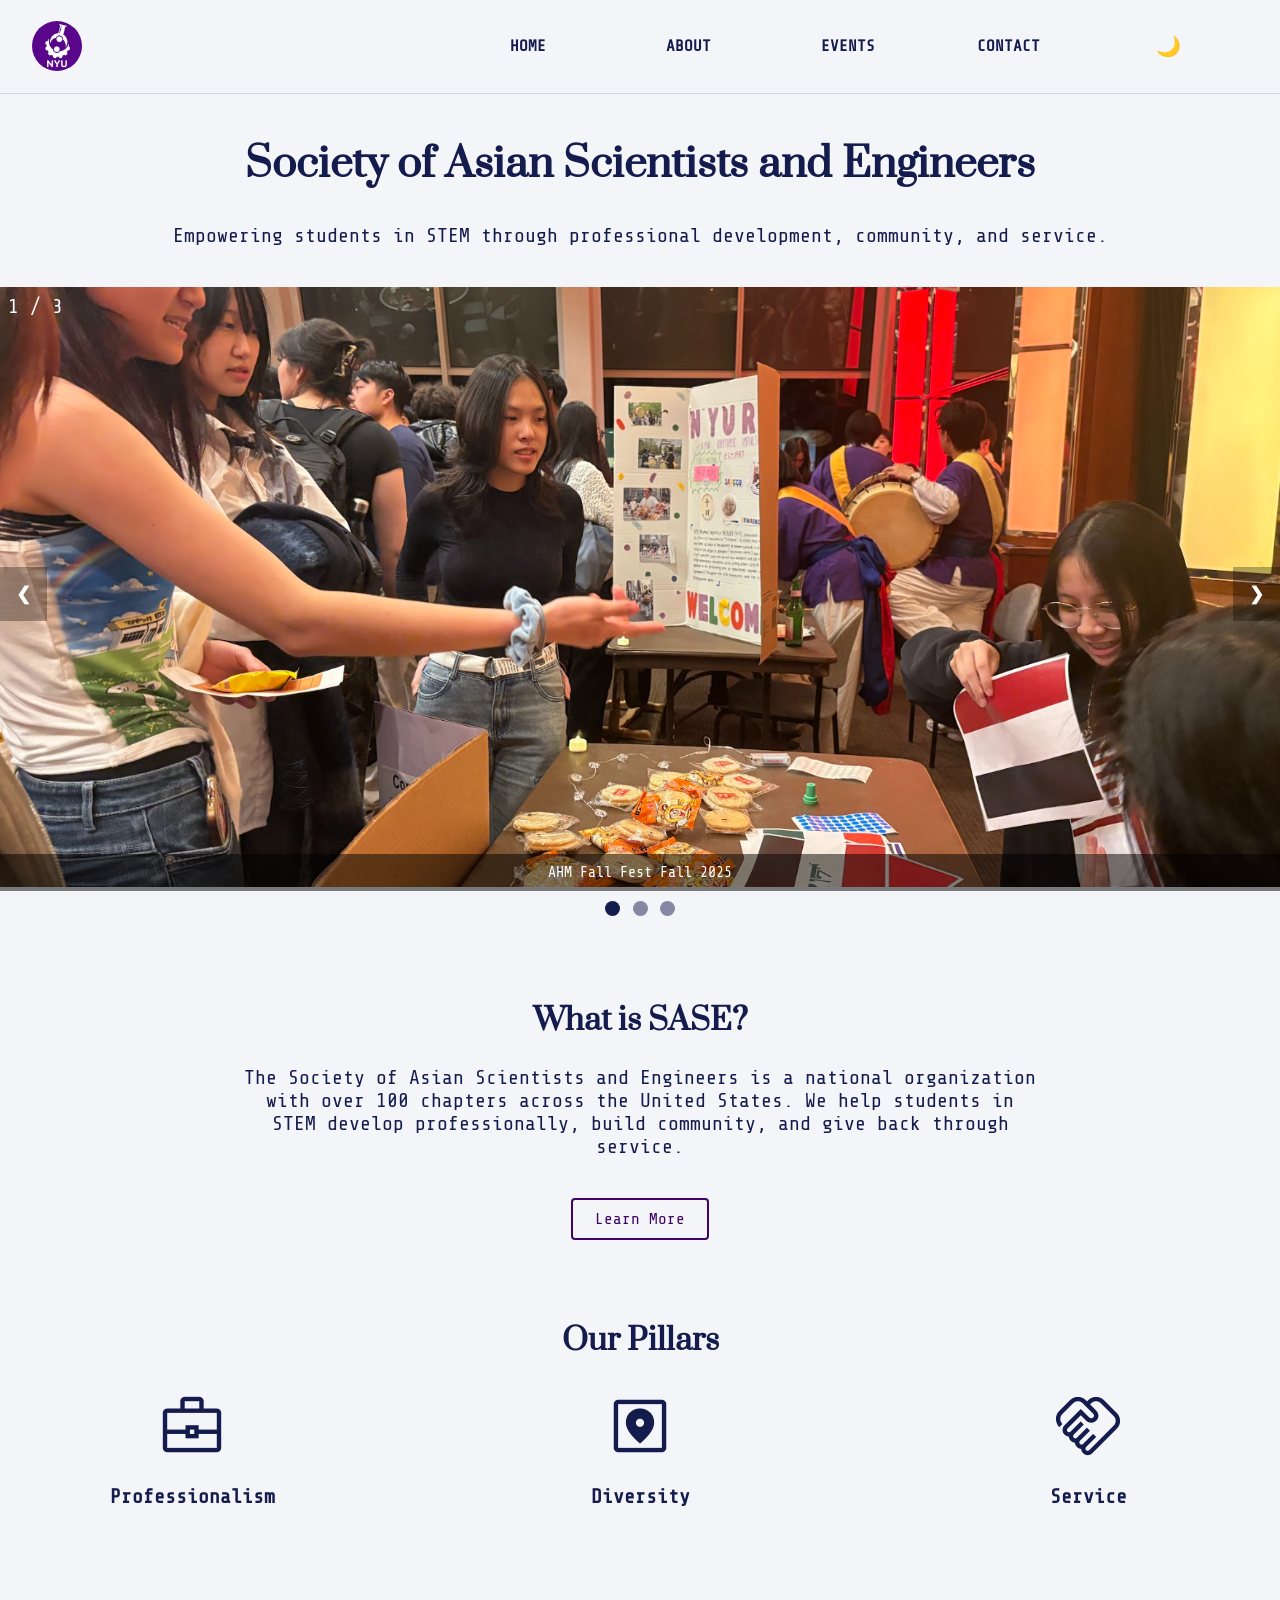
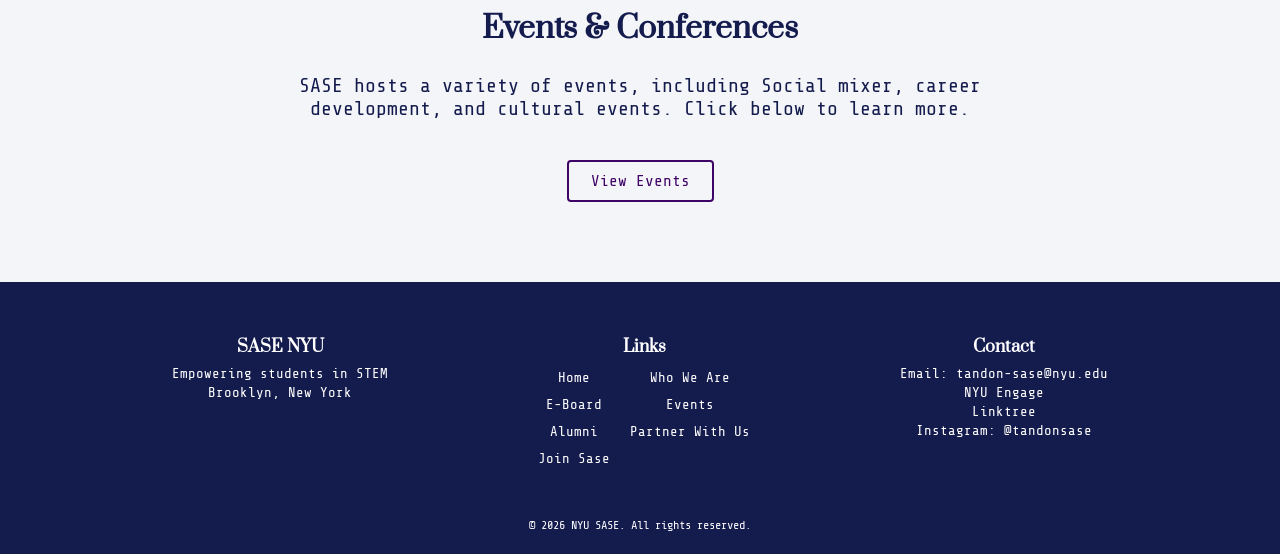
<file: index.html>
<!doctype html>
<html lang="en" data-theme="light">
    <head>
        
<!-- Google tag (gtag.js) -->
<script async src="https://www.googletagmanager.com/gtag/js?id=G-CK6W8HSDP6"></script>
<script>
  window.dataLayer = window.dataLayer || [];
  function gtag(){dataLayer.push(arguments);}
  gtag('js', new Date());

  gtag('config', 'G-CK6W8HSDP6');
</script>
        
        <meta charset="utf-8" />
        <meta name="viewport" content="width=device-width, initial-scale=1" />
        <title>Home</title>
        <link rel="icon" type="image/x-icon" href="./img/SASE_Logo.webp">
        <link rel="stylesheet" type="text/css" href="./css/navbar.css" />
        <link rel="stylesheet" type="text/css" href="./css/home.css" />
        <link rel="stylesheet" type="text/css" href="./css/footer.css" />
        <link href="https://fonts.googleapis.com/css2?family=Material+Symbols+Outlined" rel="stylesheet" />
    </head>




    <body>
<!-- JAVASCRIPT MOBILE MENU START -->
        <script>
            document.addEventListener('DOMContentLoaded', function() {
                document.getElementById('mobile-menu').addEventListener('click', toggleShow)
            })

            function toggleShow() {
                var menu = document.getElementById('menu')
                menu.classList.toggle('show')
            }
        </script>
<!-- JAVASCRIPT MOBILE MENU END -->




<!-- NAVIGATION BAR START -->
        <header>
            <!-- Logo -->
            <h1 class="brand">
                <a href="index.html">
                    <img src="img/SASE_Logo.webp" alt="SASE Logo">
                </a>
            </h1>

            <!-- Mobile hamburger menu -->
            <span class="mobile-menu" id="mobile-menu">&#8801;</span>

            <nav>
                <ul class="menu" id="menu">
                    <li class="nav-item"><a href="index.html">HOME</a></li>

                    <li class="nav-item-dropdown">
                        <a href="#">ABOUT</a>
                        <ul class="submenu">
                            <li><a href="who-we-are.html">WHO WE ARE</a></li>
                            <li><a href="eboard.html">E-BOARD</a></li>
                        </ul>
                    </li>

                    <li class="nav-item"><a href="events.html">EVENTS</a></li>

                    <li class="nav-item-dropdown">
                        <a href="#">CONTACT</a>
                        <ul class="submenu">
                            <li><a href="alumni.html">ALUMNI</a></li>
                            <li><a href="partner.html">PARTNER WITH US</a></li>
                            <li><a href="join.html">JOIN SASE</a></li>
                        </ul>
                    </li>

                    <!-- Dark Mode Button -->
                    <li class="nav-item theme-item">
                        <button id="themeToggle" class="theme-toggle">🌙</button>
                    </li>
                </ul>
            </nav>
        </header>
<!-- NAVIGATION BAR END -->




<!-- MAIN START -->
        <main>
            <!-- SASE Intro Section -->
            <section class="intro">
                <h1>Society of Asian Scientists and Engineers</h1>
                <p>Empowering students in STEM through professional development, community, and service.</p>
            </section>

            <!-- Slideshow Section -->
            <section class="slideshow-section">
                    <div class="slideshow-container">
                        <div class="slide fade">
                            <div class="slide-num">1 / 3</div>
                                <img 
                                    src="img/SASE_AHM_Fall_Fest_F25.png" 
                                    alt="AHM Fall Fest"
                                />
                            <div class="caption-text">AHM Fall Fest Fall 2025</div>
                        </div>

                        <div class="slide fade">
                            <div class="slide-num">2 / 3</div>
                                <img 
                                    src="img/SASE_Conference_F25.png" 
                                    alt="SASE Conference"
                                />
                            <div class="caption-text">SASE Conference Fall 2025</div>
                        </div>

                        <div class="slide fade">
                            <div class="slide-num">3 / 3</div>
                                <img 
                                    src="img/SASE_Mid_Autumn_F24.png" 
                                    alt="Mid Autumn Festival"
                                />
                            <div class="caption-text">Mid Autumn Festival Fall 2024</div>
                        </div>

                        <!-- Next and previous buttons -->
                        <a class="prev" onclick="plusSlides(-1)">&#10094;</a>
                        <a class="next" onclick="plusSlides(1)">&#10095;</a>
                    </div>

                    <!-- Three dots on the bottom of the slideshow -->
                    <div class="dots-container">
                        <span class="dot" onclick="currentSlide(1)"></span>
                        <span class="dot" onclick="currentSlide(2)"></span>
                        <span class="dot" onclick="currentSlide(3)"></span>
                    </div>
            </section>

            <!-- What is SASE Section -->
            <section class="section">
                <h2>What is SASE?</h2>
                <p>
                    The Society of Asian Scientists and Engineers is a national organization with over
                    100 chapters across the United States. We help students in STEM develop professionally,
                    build community, and give back through service.
                </p>
                <a href="who-we-are.html" class="button">Learn More</a>
            </section>

            <!-- Three Pillars section -->
            <section class="pillars">
                <h2>Our Pillars</h2>

                <div class="pillar-container">
                    <div class="pillar">
                        <span class="material-symbols-outlined pillar-icon">
                            business_center
                        </span>
                        <h3>Professionalism</h3>
                    </div>

                    <div class="pillar">
                        <span class="material-symbols-outlined pillar-icon">
                            file_map
                        </span>
                        <h3>Diversity</h3>
                    </div>

                    <div class="pillar">
                        <span class="material-symbols-outlined pillar-icon">
                            handshake
                        </span>
                        <h3>Service</h3>
                    </div>
                </div>
            </section>

            <!-- Events Section -->
            <section class="section">
                <h2>Events & Conferences</h2>
                <p>
                    SASE hosts a variety of events, including
                    Social mixer, career development, and 
                    cultural events. Click below to learn more.
                </p>

                <a href="events.html" class="button">View Events</a>
            </section>
        </main>
<!-- MAIN END -->




<!-- FOOTER START -->
        <footer class="footer">
            <div class="footer-container">
                <!-- Column 1: About -->
                <div class="footer-column">
                    <h3>SASE NYU</h3>
                    <p>Empowering students in STEM</p>
                    <p>Brooklyn, New York</p>
                </div>

                <!-- Column 2: Quick Page Links -->
                <div class="footer-column">
                    <h3>Links</h3>
                    <ul class="footer-links">
                        <li><a href="index.html">Home</a></li>
                        <li><a href="who-we-are.html">Who We Are</a></li>
                        <li><a href="eboard.html">E-Board</a></li>
                        <li><a href="events.html">Events</a></li>
                        <li><a href="alumni.html">Alumni</a></li>
                        <li><a href="partner.html">Partner With Us</a></li>
                        <li><a href="join.html">Join Sase</a></li>
                    </ul>
                </div>

                <!-- Column 3: Contact Links-->
                <div class="footer-column">
                    <h3>Contact</h3>
                    <p>Email: <a href="mailto:tandon-sase@nyu.edu">tandon-sase@nyu.edu</a></p>
                    <p><a href="https://engage.nyu.edu/organization/society-of-asian-scientists-and-engineers" target="_blank">NYU Engage</a></p>
                    <p><a href="https://linktr.ee/sasenyu" target="_blank">Linktree</a></p>
                    <p>Instagram: <a href="https://www.instagram.com/tandonsase" target="_blank">@tandonsase</a></p>
                </div>
            </div>

            <!-- Bottom Bar -->
            <div class="footer-bottom">
                <p>© 2026 NYU SASE. All rights reserved.</p>
            </div>
        </footer>
<!-- FOOTER END --> 




<!-- JAVASCRIPT SLIDESHOW GALLERY START -->
        <script>
            let slideIndex = 1;
            showSlides(slideIndex);

            // Next/previous controls
            function plusSlides(n) {
            showSlides(slideIndex += n);
            }

            // Thumbnail image controls
            function currentSlide(n) {
            showSlides(slideIndex = n);
            }

            function showSlides(n) {
            let i;
            let slides = document.getElementsByClassName("slide");
            let dots = document.getElementsByClassName("dot");
            if (n > slides.length) {slideIndex = 1}
            if (n < 1) {slideIndex = slides.length}
            for (i = 0; i < slides.length; i++) {
                slides[i].style.display = "none";
            }
            for (i = 0; i < dots.length; i++) {
                dots[i].className = dots[i].className.replace(" active", "");
            }
            slides[slideIndex-1].style.display = "block";
            dots[slideIndex-1].className += " active";
            }
        </script>
<!-- JAVASCRIPT SLIDESHOW GALLERY END -->




<!-- BACK TO TOP BUTTON START -->
        <!-- CSS -->
        <style>
            #myBtn {
                display: none;
                position: fixed;
                bottom: 30px;
                right: 30px;
                z-index: 99;

                padding: 10px;
                border: 2px solid var(--c-btn-border);
                border-radius: 4px;

                background-color: rgba(255, 255, 255, 0.85);
                color: var(--c-btn-border);

                font-family: 'Material Symbols Outlined';
                font-size: 28px;

                cursor: pointer;
                transition: all 0.2s ease;

                display: flex;
                align-items: center;
                justify-content: center;
            }

            #myBtn:hover {
                background-color: var(--c-bg-btn-hover);
                color: var(--c-btn-text);
            }
        </style>

        <!-- JAVASCRIPT -->
        <script>
            document.addEventListener("DOMContentLoaded", function () {

                let mybutton = document.getElementById("myBtn");

                window.onscroll = function () {
                    if (document.body.scrollTop > 20 || document.documentElement.scrollTop > 20) {
                        mybutton.style.display = "block";
                    } else {
                        mybutton.style.display = "none";
                    }
                };

                window.topFunction = function () {
                    window.scrollTo({
                        top: 0,
                        behavior: "smooth"
                    });
                };
            });
        </script>

        <!-- HTML -->
        <button onclick="topFunction()" id="myBtn" class="material-symbols-outlined">
            keyboard_arrow_up
        </button> 
<!-- BACK TO TOP BUTTON END -->

    


<!-- DARK MODE TOGGLE START -->
        <script src="./js/theme.js"></script>
<!-- DARK MODE TOGGLE END -->
    
    


    </body>
</html>
</file>
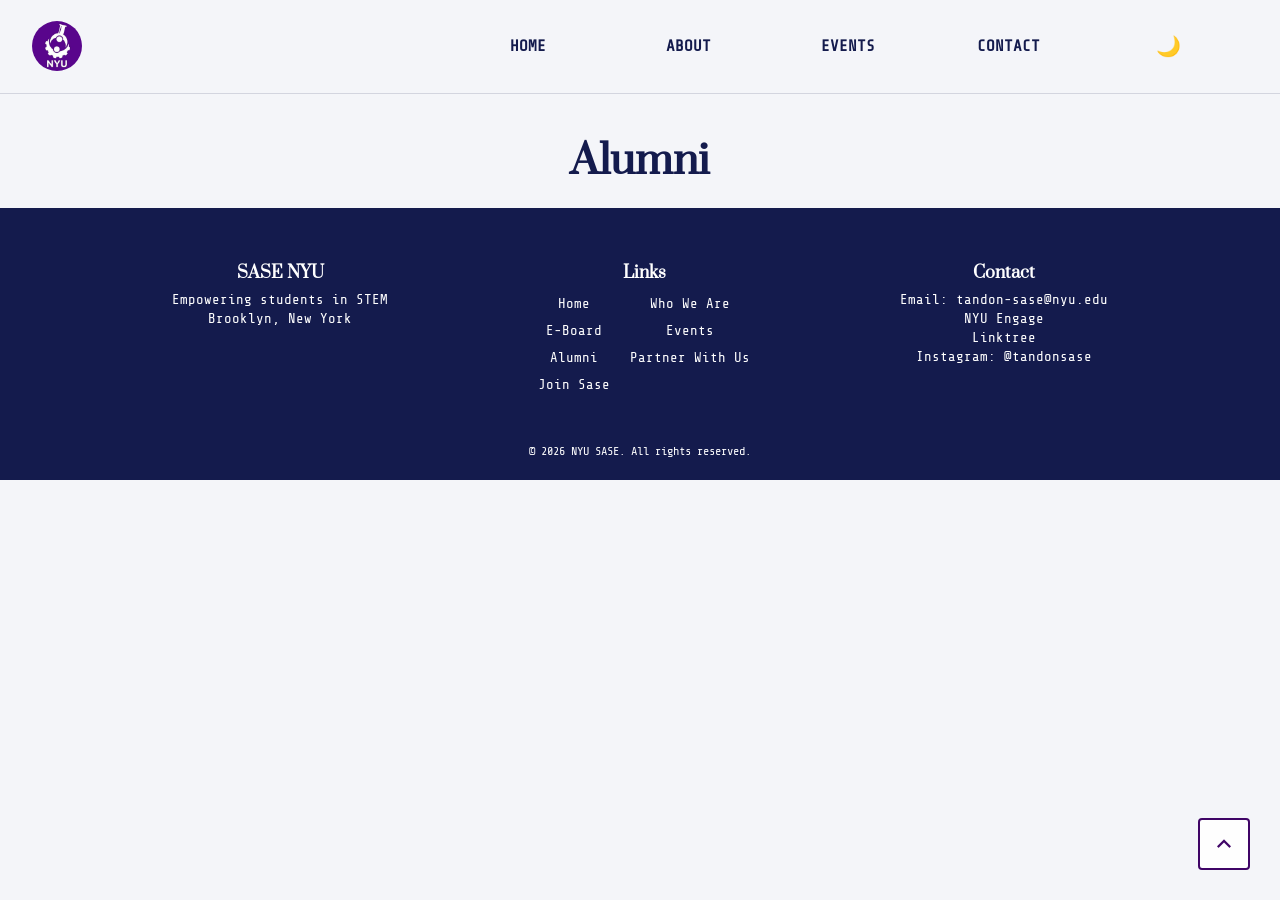
<file: alumni.html>
<!doctype html>
<html lang="en" data-theme="light">
    <head>
        
<!-- Google tag (gtag.js) -->
<script async src="https://www.googletagmanager.com/gtag/js?id=G-CK6W8HSDP6"></script>
<script>
  window.dataLayer = window.dataLayer || [];
  function gtag(){dataLayer.push(arguments);}
  gtag('js', new Date());

  gtag('config', 'G-CK6W8HSDP6');
</script>
        
        <meta charset="utf-8" />
        <meta name="viewport" content="width=device-width, initial-scale=1" />
        <title>Alumni</title>
        <link rel="icon" type="image/x-icon" href="./img/SASE_Logo.webp">
        <link rel="stylesheet" type="text/css" href="./css/navbar.css" />
        <link rel="stylesheet" type="text/css" href="./css/alumni.css" />
        <link rel="stylesheet" type="text/css" href="./css/footer.css" />
        <link href="https://fonts.googleapis.com/css2?family=Material+Symbols+Outlined" rel="stylesheet" />
    </head>




    <body>
<!-- JAVASCRIPT MOBILE MENU START -->
        <script>
            document.addEventListener('DOMContentLoaded', function() {
                document.getElementById('mobile-menu').addEventListener('click', toggleShow)
            })

            function toggleShow() {
                var menu = document.getElementById('menu')
                menu.classList.toggle('show')
            }
        </script>
<!-- JAVASCRIPT MOBILE MENU END -->
 



<!-- NAVIGATION BAR START -->
        <header>
            <!-- Logo -->
            <h1 class="brand">
                <a href="index.html">
                    <img src="img/SASE_Logo.webp" alt="SASE Logo">
                </a>
            </h1>

            <!-- Mobile hamburger menu -->
            <span class="mobile-menu" id="mobile-menu">&#8801;</span>

            <nav>
                <ul class="menu" id="menu">
                    <li class="nav-item"><a href="index.html">HOME</a></li>

                    <li class="nav-item-dropdown">
                        <a href="#">ABOUT</a>
                        <ul class="submenu">
                            <li><a href="who-we-are.html">WHO WE ARE</a></li>
                            <li><a href="eboard.html">E-BOARD</a></li>
                        </ul>
                    </li>

                    <li class="nav-item"><a href="events.html">EVENTS</a></li>

                    <li class="nav-item-dropdown">
                        <a href="#">CONTACT</a>
                        <ul class="submenu">
                            <li><a href="alumni.html">ALUMNI</a></li>
                            <li><a href="partner.html">PARTNER WITH US</a></li>
                            <li><a href="join.html">JOIN SASE</a></li>
                        </ul>
                    </li>

                    <!-- Dark Mode Button -->
                    <li class="nav-item theme-item">
                        <button id="themeToggle" class="theme-toggle">🌙</button>
                    </li>
                </ul>
            </nav>
        </header>
<!-- NAVIGATION BAR END -->




<!-- MAIN START -->
        <main>
            <h1 class="page-title">Alumni</h1>
            <section class="alumni-container" id="alumni-container"></section>
        </main>
<!-- MAIN END -->




<!-- FOOTER START -->
        <footer class="footer">
            <div class="footer-container">
                <!-- Column 1: About -->
                <div class="footer-column">
                    <h3>SASE NYU</h3>
                    <p>Empowering students in STEM</p>
                    <p>Brooklyn, New York</p>
                </div>

                <!-- Column 2: Quick Page Links -->
                <div class="footer-column">
                    <h3>Links</h3>
                    <ul class="footer-links">
                        <li><a href="index.html">Home</a></li>
                        <li><a href="who-we-are.html">Who We Are</a></li>
                        <li><a href="eboard.html">E-Board</a></li>
                        <li><a href="events.html">Events</a></li>
                        <li><a href="alumni.html">Alumni</a></li>
                        <li><a href="partner.html">Partner With Us</a></li>
                        <li><a href="join.html">Join Sase</a></li>
                    </ul>
                </div>

                <!-- Column 3: Contact Links-->
                <div class="footer-column">
                    <h3>Contact</h3>
                    <p>Email: <a href="mailto:tandon-sase@nyu.edu">tandon-sase@nyu.edu</a></p>
                    <p><a href="https://engage.nyu.edu/organization/society-of-asian-scientists-and-engineers" target="_blank">NYU Engage</a></p>
                    <p><a href="https://linktr.ee/sasenyu" target="_blank">Linktree</a></p>
                    <p>Instagram: <a href="https://www.instagram.com/tandonsase" target="_blank">@tandonsase</a></p>
                </div>

            </div>

            <!-- Bottom Bar -->
            <div class="footer-bottom">
                <p>© 2026 NYU SASE. All rights reserved.</p>
            </div>
        </footer>
<!-- FOOTER END -->




<!-- GOOGLE SPREADSHEET DATABASE START -->
        <script>
            const API_URL = "https://sheetdb.io/api/v1/2djyxucxfgglr";

            fetch(API_URL)
            .then(res => res.json())
            .then(data => {

                const container = document.getElementById("alumni-container");

                data
                .filter(alumni =>
                    alumni.alumni_name &&
                    alumni.alumni_name.trim() !== ""
                )
                .forEach((alumni, index) => {

                    const row = document.createElement("div");

                    row.className = index % 2 === 0
                        ? "alumni-row"
                        : "alumni-row reverse";

                    row.innerHTML = `

                        <div class="alumni-text">

                            <h2>
                                ${alumni.alumni_name}
                            </h2>

                            <p class="alumni-role">
                                ${alumni.alumni_past_sase_role},
                                Class of ${alumni.alumni_grad_year}
                            </p>

                            <p class="alumni-work">
                                ${alumni.alumni_current_job_title}
                                @
                                ${alumni.alumni_company}
                            </p>

                            <p class="alumni-message">
                                ${alumni.alumni_message}
                            </p>

                            ${
                                alumni.alumni_linkedin_url
                                ? `
                                <a
                                    href="${alumni.alumni_linkedin_url}"
                                    target="_blank"
                                    class="linkedin-button"
                                >
                                    LinkedIn Profile
                                </a>
                                `
                                : ""
                            }

                        </div>

                        <div class="alumni-image">

                            <img
                                src="${alumni.alumni_image}"
                                alt="${alumni.alumni_name}"
                            />

                        </div>

                    `;

                    container.appendChild(row);

                });

            });
        </script>
<!-- GOOGLE SPREADSHEET DATABASE END -->




<!-- BACK TO TOP BUTTON START -->
        <!-- CSS -->
        <style>
            #myBtn {
                display: none;
                position: fixed;
                bottom: 30px;
                right: 30px;
                z-index: 99;

                padding: 10px;
                border: 2px solid var(--c-btn-border);
                border-radius: 4px;

                background-color: rgba(255, 255, 255, 0.85);
                color: var(--c-btn-border);

                font-family: 'Material Symbols Outlined';
                font-size: 28px;

                cursor: pointer;
                transition: all 0.2s ease;

                display: flex;
                align-items: center;
                justify-content: center;
            }

            #myBtn:hover {
                background-color: var(--c-bg-btn-hover);
                color: var(--c-btn-text);
            }
        </style>

        <!-- JAVASCRIPT -->
        <script>
            document.addEventListener("DOMContentLoaded", function () {

                let mybutton = document.getElementById("myBtn");

                window.onscroll = function () {
                    if (document.body.scrollTop > 20 || document.documentElement.scrollTop > 20) {
                        mybutton.style.display = "block";
                    } else {
                        mybutton.style.display = "none";
                    }
                };

                window.topFunction = function () {
                    window.scrollTo({
                        top: 0,
                        behavior: "smooth"
                    });
                };
            });
        </script>

        <!-- HTML -->
        <button onclick="topFunction()" id="myBtn" class="material-symbols-outlined">
            keyboard_arrow_up
        </button> 
<!-- BACK TO TOP BUTTON END -->

    


<!-- DARK MODE TOGGLE START -->
        <script src="./js/theme.js"></script>
<!-- DARK MODE TOGGLE END -->




    </body>
</html>
</file>
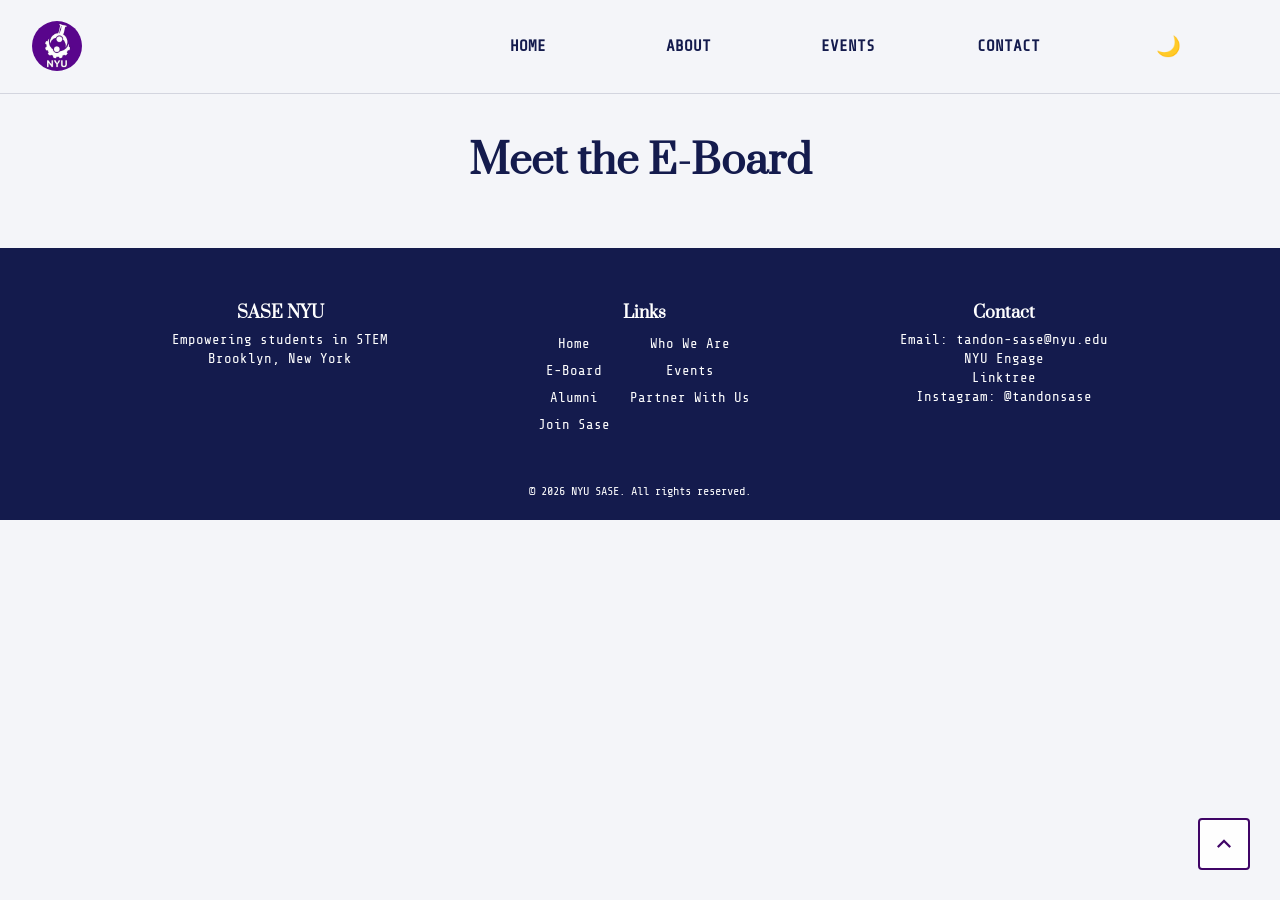
<file: eboard.html>
<!doctype html>
<html lang="en" data-theme="light">
    <head>
        
<!-- Google tag (gtag.js) -->
<script async src="https://www.googletagmanager.com/gtag/js?id=G-CK6W8HSDP6"></script>
<script>
  window.dataLayer = window.dataLayer || [];
  function gtag(){dataLayer.push(arguments);}
  gtag('js', new Date());

  gtag('config', 'G-CK6W8HSDP6');
</script>
        
        <meta charset="utf-8" />
        <meta name="viewport" content="width=device-width, initial-scale=1" />
        <title>Alumni</title>
        <link rel="icon" type="image/x-icon" href="./img/SASE_Logo.webp">
        <link rel="stylesheet" type="text/css" href="./css/navbar.css" />
        <link rel="stylesheet" type="text/css" href="./css/eboard.css" />
        <link rel="stylesheet" type="text/css" href="./css/footer.css" />
        <link href="https://fonts.googleapis.com/css2?family=Material+Symbols+Outlined" rel="stylesheet" />
    </head>




    <body>
<!-- JAVASCRIPT MOBILE MENU START -->
        <script>
            document.addEventListener('DOMContentLoaded', function() {
                document.getElementById('mobile-menu').addEventListener('click', toggleShow)
            })

            function toggleShow() {
                var menu = document.getElementById('menu')
                menu.classList.toggle('show')
            }
        </script>
<!-- JAVASCRIPT MOBILE MENU END -->




<!-- NAVIGATION BAR START -->
        <header>
            <!-- Logo -->
            <h1 class="brand">
                <a href="index.html">
                    <img src="img/SASE_Logo.webp" alt="SASE Logo">
                </a>
            </h1>

            <!-- Mobile hamburger menu -->
            <span class="mobile-menu" id="mobile-menu">&#8801;</span>

            <nav>
                <ul class="menu" id="menu">
                    <li class="nav-item"><a href="index.html">HOME</a></li>

                    <li class="nav-item-dropdown">
                        <a href="#">ABOUT</a>
                        <ul class="submenu">
                            <li><a href="who-we-are.html">WHO WE ARE</a></li>
                            <li><a href="eboard.html">E-BOARD</a></li>
                        </ul>
                    </li>

                    <li class="nav-item"><a href="events.html">EVENTS</a></li>

                    <li class="nav-item-dropdown">
                        <a href="#">CONTACT</a>
                        <ul class="submenu">
                            <li><a href="alumni.html">ALUMNI</a></li>
                            <li><a href="partner.html">PARTNER WITH US</a></li>
                            <li><a href="join.html">JOIN SASE</a></li>
                        </ul>
                    </li>

                    <!-- Dark Mode Button -->
                    <li class="nav-item theme-item">
                        <button id="themeToggle" class="theme-toggle">🌙</button>
                    </li>
                </ul>
            </nav>
        </header>
<!-- NAVIGATION BAR END -->




<!-- MAIN START -->
        <main>
            <h1 class="eboard-heading">Meet the E-Board</h1>
            <section class="eboard-container" id="eboard-container"></section>
        </main>
<!-- MAIN END -->




<!-- FOOTER START -->
        <footer class="footer">
            <div class="footer-container">
                <!-- Column 1: About -->
                <div class="footer-column">
                    <h3>SASE NYU</h3>
                    <p>Empowering students in STEM</p>
                    <p>Brooklyn, New York</p>
                </div>

                <!-- Column 2: Quick Page Links -->
                <div class="footer-column">
                    <h3>Links</h3>
                    <ul class="footer-links">
                        <li><a href="index.html">Home</a></li>
                        <li><a href="who-we-are.html">Who We Are</a></li>
                        <li><a href="eboard.html">E-Board</a></li>
                        <li><a href="events.html">Events</a></li>
                        <li><a href="alumni.html">Alumni</a></li>
                        <li><a href="partner.html">Partner With Us</a></li>
                        <li><a href="join.html">Join Sase</a></li>
                    </ul>
                </div>

                <!-- Column 3: Contact Links-->
                <div class="footer-column">
                    <h3>Contact</h3>
                    <p>Email: <a href="mailto:tandon-sase@nyu.edu">tandon-sase@nyu.edu</a></p>
                    <p><a href="https://engage.nyu.edu/organization/society-of-asian-scientists-and-engineers" target="_blank">NYU Engage</a></p>
                    <p><a href="https://linktr.ee/sasenyu" target="_blank">Linktree</a></p>
                    <p>Instagram: <a href="https://www.instagram.com/tandonsase" target="_blank">@tandonsase</a></p>
                </div>

            </div>

            <!-- Bottom Bar -->
            <div class="footer-bottom">
                <p>© 2026 NYU SASE. All rights reserved.</p>
            </div>
        </footer>
<!-- FOOTER END -->




<!-- GOOGLE SPREADSHEET DATABASE START -->
        <script>
            const API_URL = "https://sheetdb.io/api/v1/2djyxucxfgglr";

            fetch(API_URL)
            .then(res => res.json())
            .then(data => {

                const container = document.getElementById("eboard-container");

                data.sort((a, b) => {
                    const aSection = parseInt(a.section_order) || 99;
                    const bSection = parseInt(b.section_order) || 99;

                    if (aSection !== bSection) return aSection - bSection;
                    return (a.order || 0) - (b.order || 0);
                });

                const groups = {};

                data.forEach(member => {
                    if (!member.group) return;

                    if (!groups[member.group]) {
                        groups[member.group] = [];
                    }

                    groups[member.group].push(member);
                });

                function renderGroup(title, members) {

                    if (!members.length) return;

                    const section = document.createElement("div");

                    const heading = document.createElement("h2");
                    heading.textContent = title;
                    section.appendChild(heading);

                    let index = 0;

                    while (index < members.length) {

                        const remaining = members.length - index;
                        let cols;

                        if (remaining === 4) cols = 2;
                        else if (remaining === 2) cols = 2;
                        else if (remaining === 1) cols = 1;
                        else cols = 3;

                        const row = document.createElement("div");
                        row.className = "row";
                        row.setAttribute("data-cols", cols);

                        for (let i = 0; i < cols && index < members.length; i++) {

                            const m = members[index];

                            const card = document.createElement("div");
                            card.className = "member";

                            card.innerHTML = `
                                <h2 class="role">${m.role}</h2>
                                <img src="${m.image}" alt="${m.name}">
                                <p class="name">${m.name}</p>
                                <p class="info">B.S. ${m.major} '${m.class_year}</p>
                            `;

                            row.appendChild(card);
                            index++;
                        }

                        section.appendChild(row);
                    }

                    container.appendChild(section);
                }

                const sectionOrder = [...new Map(
                    data.map(item => [item.group, item.section_order])
                )]
                .sort((a, b) => a[1] - b[1])
                .map(entry => entry[0]);

                sectionOrder.forEach(groupName => {

                    const title = groupName
                        .replace(/_/g, " ")
                        .replace(/\b\w/g, c => c.toUpperCase());

                    renderGroup(title, groups[groupName]);
                });

            });
        </script>
<!-- GOOGLE SPREADSHEET DATABASE END -->




<!-- BACK TO TOP BUTTON START -->
        <!-- CSS -->
        <style>
            #myBtn {
                display: none;
                position: fixed;
                bottom: 30px;
                right: 30px;
                z-index: 99;

                padding: 10px;
                border: 2px solid var(--c-btn-border);
                border-radius: 4px;

                background-color: rgba(255, 255, 255, 0.85);
                color: var(--c-btn-border);

                font-family: 'Material Symbols Outlined';
                font-size: 28px;

                cursor: pointer;
                transition: all 0.2s ease;

                display: flex;
                align-items: center;
                justify-content: center;
            }

            #myBtn:hover {
                background-color: var(--c-bg-btn-hover);
                color: var(--c-btn-text);
            }
        </style>

        <!-- JAVASCRIPT -->
        <script>
            document.addEventListener("DOMContentLoaded", function () {

                let mybutton = document.getElementById("myBtn");

                window.onscroll = function () {
                    if (document.body.scrollTop > 20 || document.documentElement.scrollTop > 20) {
                        mybutton.style.display = "block";
                    } else {
                        mybutton.style.display = "none";
                    }
                };

                window.topFunction = function () {
                    window.scrollTo({
                        top: 0,
                        behavior: "smooth"
                    });
                };
            });
        </script>

        <!-- HTML -->
        <button onclick="topFunction()" id="myBtn" class="material-symbols-outlined">
            keyboard_arrow_up
        </button> 
<!-- BACK TO TOP BUTTON END -->

    


<!-- DARK MODE TOGGLE START -->
        <script src="./js/theme.js"></script>
<!-- DARK MODE TOGGLE END -->
 



    </body>
</html>
</file>
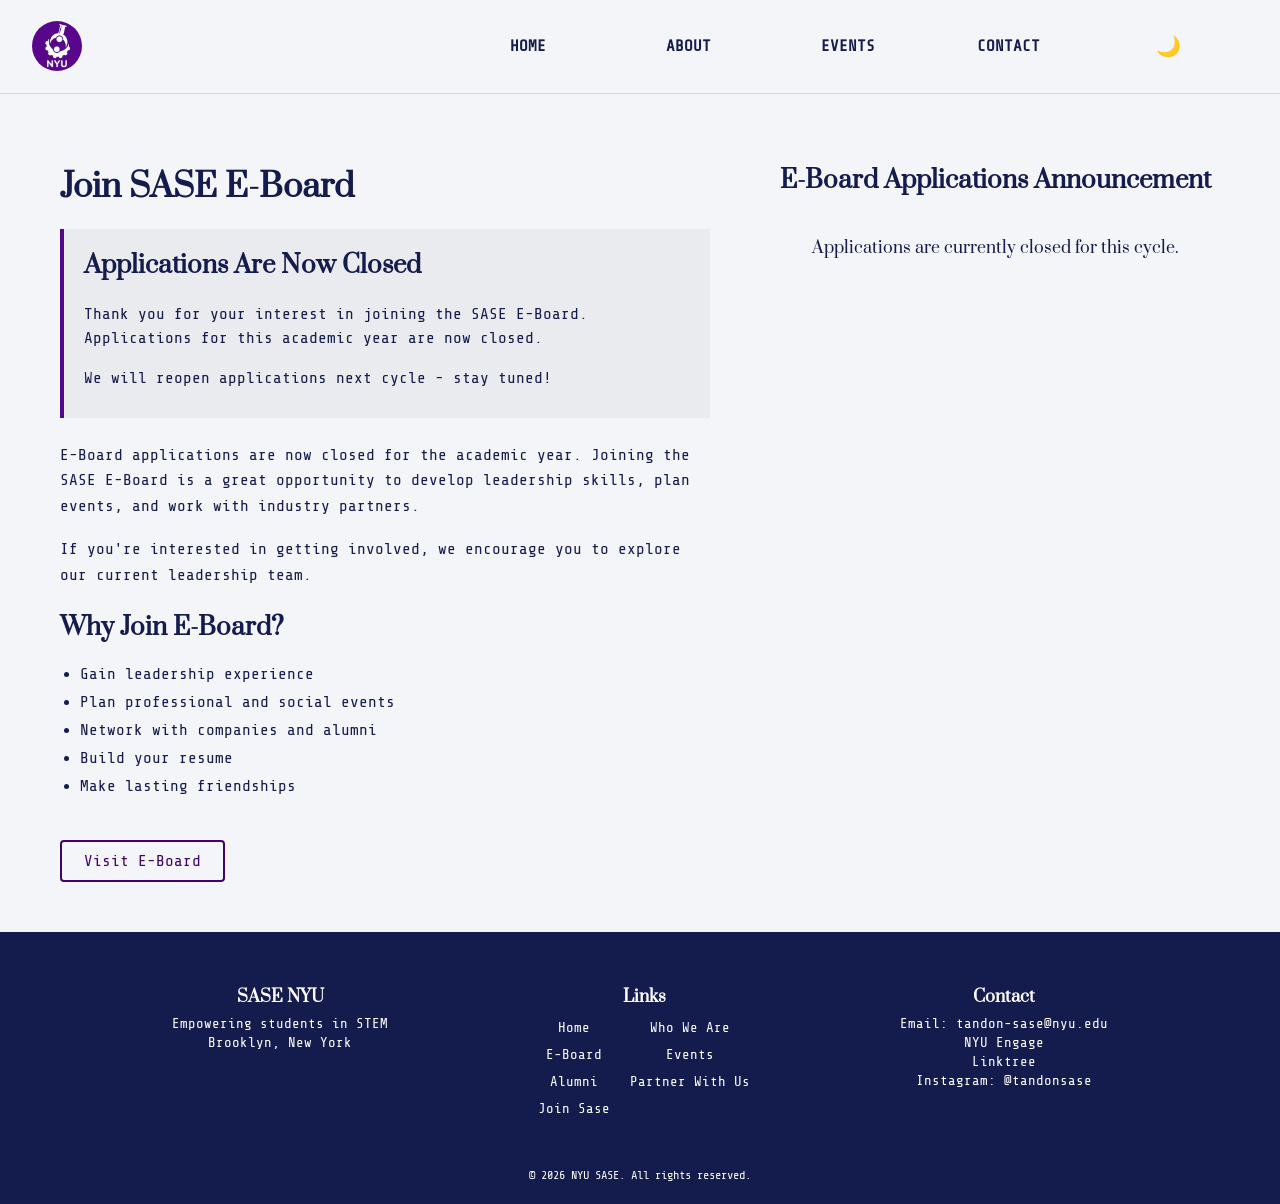
<file: join.html>
<!doctype html>
<html lang="en" data-theme="light">
    <head>
        
<!-- Google tag (gtag.js) -->
<script async src="https://www.googletagmanager.com/gtag/js?id=G-CK6W8HSDP6"></script>
<script>
  window.dataLayer = window.dataLayer || [];
  function gtag(){dataLayer.push(arguments);}
  gtag('js', new Date());

  gtag('config', 'G-CK6W8HSDP6');
</script>
        
        <meta charset="utf-8" />
        <meta name="viewport" content="width=device-width, initial-scale=1" />
        <title>Join Us</title>
        <link rel="icon" type="image/x-icon" href="./img/SASE_Logo.webp">
        <link rel="stylesheet" type="text/css" href="./css/navbar.css" />
        <link rel="stylesheet" type="text/css" href="./css/join.css" />
        <link rel="stylesheet" type="text/css" href="./css/footer.css" />
        <link href="https://fonts.googleapis.com/css2?family=Material+Symbols+Outlined" rel="stylesheet" />
    </head>




    <body>
<!-- JAVASCRIPT MOBILE MENU START -->
        <script>
            document.addEventListener('DOMContentLoaded', function() {
                document.getElementById('mobile-menu').addEventListener('click', toggleShow)
            })

            function toggleShow() {
                var menu = document.getElementById('menu')
                menu.classList.toggle('show')
            }
        </script>
<!-- JAVASCRIPT MOBILE MENU END -->




<!-- NAVIGATION BAR START -->
        <header>
            <!-- Logo -->
            <h1 class="brand">
                <a href="index.html">
                    <img src="img/SASE_Logo.webp" alt="SASE Logo">
                </a>
            </h1>

            <!-- Mobile hamburger menu -->
            <span class="mobile-menu" id="mobile-menu">&#8801;</span>

            <nav>
                <ul class="menu" id="menu">
                    <li class="nav-item"><a href="index.html">HOME</a></li>

                    <li class="nav-item-dropdown">
                        <a href="#">ABOUT</a>
                        <ul class="submenu">
                            <li><a href="who-we-are.html">WHO WE ARE</a></li>
                            <li><a href="eboard.html">E-BOARD</a></li>
                        </ul>
                    </li>

                    <li class="nav-item"><a href="events.html">EVENTS</a></li>

                    <li class="nav-item-dropdown">
                        <a href="#">CONTACT</a>
                        <ul class="submenu">
                            <li><a href="alumni.html">ALUMNI</a></li>
                            <li><a href="partner.html">PARTNER WITH US</a></li>
                            <li><a href="join.html">JOIN SASE</a></li>
                        </ul>
                    </li>

                    <!-- Dark Mode Button -->
                    <li class="nav-item theme-item">
                        <button id="themeToggle" class="theme-toggle">🌙</button>
                    </li>
                </ul>
            </nav>
        </header>
<!-- NAVIGATION BAR END -->




<!-- MAIN START -->
        <main>
            <div class="apply-container">

                <!-- LEFT SIDE -->
                <div class="left-side">
                    <h1>Join SASE E-Board</h1>

                    <!-- CLOSED NOTICE -->
                    <div class="closed-message">
                        <h2>Applications Are Now Closed</h2>
                        <p>
                            Thank you for your interest in joining the SASE E-Board.
                            Applications for this academic year are now closed.
                        </p>
                        <p>
                            We will reopen applications next cycle - stay tuned!
                        </p>
                    </div>

                    <p>
                        E-Board applications are now closed for the academic year.
                        Joining the SASE E-Board is a great opportunity to develop leadership skills,
                        plan events, and work with industry partners.
                    </p>

                    <p>
                        If you're interested in getting involved, we encourage you to explore our current leadership team.
                    </p>

                    <!-- WHY JOIN -->
                    <h2>Why Join E-Board?</h2>
                    <ul class="benefits-list">
                        <li>Gain leadership experience</li>
                        <li>Plan professional and social events</li>
                        <li>Network with companies and alumni</li>
                        <li>Build your resume</li>
                        <li>Make lasting friendships</li>
                    </ul>

                    <!-- APPLY BUTTON (DISABLED FOR FUTURE USE) -->
                    <!--
                    <a href="https://docs.google.com/forms/d/e/1FAIpQLSdFXfxTYbf8r-gYSQ-KZSSWAO0Wwm4zBPcEQ6akcilInFzIZg/viewform"
                       class="apply-button"
                       target="_blank">
                        Apply Here
                    </a>

                    NOTE: Applications are currently closed for the academic year.
                    This code will be reused in the future when applications reopen.
                    -->

                    <!-- NEW BUTTON -->
                    <a href="eboard.html" class="apply-button">
                        Visit E-Board
                    </a>

                </div>



                <!-- RIGHT SIDE (DISABLED BUT KEPT FOR FUTURE USE) -->
                <div class="right-side">

                    <h2>E-Board Applications Announcement</h2>

                    <!-- INSTAGRAM EMBED (NOT USED CURRENTLY) -->
                    <!--
                    <div class="instagram-post">
                        <blockquote class="instagram-media"
                            data-instgrm-permalink="https://www.instagram.com/p/DV4pEEcDHx4/?utm_source=ig_embed&amp;utm_campaign=loading"
                            data-instgrm-version="14">
                        </blockquote>
                    </div>

                    <script async src="//www.instagram.com/embed.js"></script>
                    -->

                    <p style="margin-top: 20px;">
                        Applications are currently closed for this cycle.
                    </p>

                </div>

            </div>
        </main>
<!-- MAIN END -->




<!-- FOOTER START -->
        <footer class="footer">
            <div class="footer-container">
                <!-- Column 1: About -->
                <div class="footer-column">
                    <h3>SASE NYU</h3>
                    <p>Empowering students in STEM</p>
                    <p>Brooklyn, New York</p>
                </div>

                <!-- Column 2: Quick Page Links -->
                <div class="footer-column">
                    <h3>Links</h3>
                    <ul class="footer-links">
                        <li><a href="index.html">Home</a></li>
                        <li><a href="who-we-are.html">Who We Are</a></li>
                        <li><a href="eboard.html">E-Board</a></li>
                        <li><a href="events.html">Events</a></li>
                        <li><a href="alumni.html">Alumni</a></li>
                        <li><a href="partner.html">Partner With Us</a></li>
                        <li><a href="join.html">Join Sase</a></li>
                    </ul>
                </div>

                <!-- Column 3: Contact Links-->
                <div class="footer-column">
                    <h3>Contact</h3>
                    <p>Email: <a href="mailto:tandon-sase@nyu.edu">tandon-sase@nyu.edu</a></p>
                    <p><a href="https://engage.nyu.edu/organization/society-of-asian-scientists-and-engineers" target="_blank">NYU Engage</a></p>
                    <p><a href="https://linktr.ee/sasenyu" target="_blank">Linktree</a></p>
                    <p>Instagram: <a href="https://www.instagram.com/tandonsase" target="_blank">@tandonsase</a></p>
                </div>

            </div>

            <!-- Bottom Bar -->
            <div class="footer-bottom">
                <p>© 2026 NYU SASE. All rights reserved.</p>
            </div>
        </footer>
<!-- FOOTER END -->




<!-- BACK TO TOP BUTTON START -->
        <!-- CSS -->
        <style>
            #myBtn {
                display: none;
                position: fixed;
                bottom: 30px;
                right: 30px;
                z-index: 99;

                padding: 10px;
                border: 2px solid var(--c-btn-border);
                border-radius: 4px;

                background-color: rgba(255, 255, 255, 0.85);
                color: var(--c-btn-border);

                font-family: 'Material Symbols Outlined';
                font-size: 28px;

                cursor: pointer;
                transition: all 0.2s ease;

                display: flex;
                align-items: center;
                justify-content: center;
            }

            #myBtn:hover {
                background-color: var(--c-bg-btn-hover);
                color: var(--c-btn-text);
            }
        </style>

        <!-- JAVASCRIPT -->
        <script>
            document.addEventListener("DOMContentLoaded", function () {

                let mybutton = document.getElementById("myBtn");

                window.onscroll = function () {
                    if (document.body.scrollTop > 20 || document.documentElement.scrollTop > 20) {
                        mybutton.style.display = "block";
                    } else {
                        mybutton.style.display = "none";
                    }
                };

                window.topFunction = function () {
                    window.scrollTo({
                        top: 0,
                        behavior: "smooth"
                    });
                };
            });
        </script>

        <!-- HTML -->
        <button onclick="topFunction()" id="myBtn" class="material-symbols-outlined">
            keyboard_arrow_up
        </button> 
<!-- BACK TO TOP BUTTON END -->

    


<!-- DARK MODE TOGGLE START -->
        <script src="./js/theme.js"></script>
<!-- DARK MODE TOGGLE END -->




    </body>
</html>
</file>
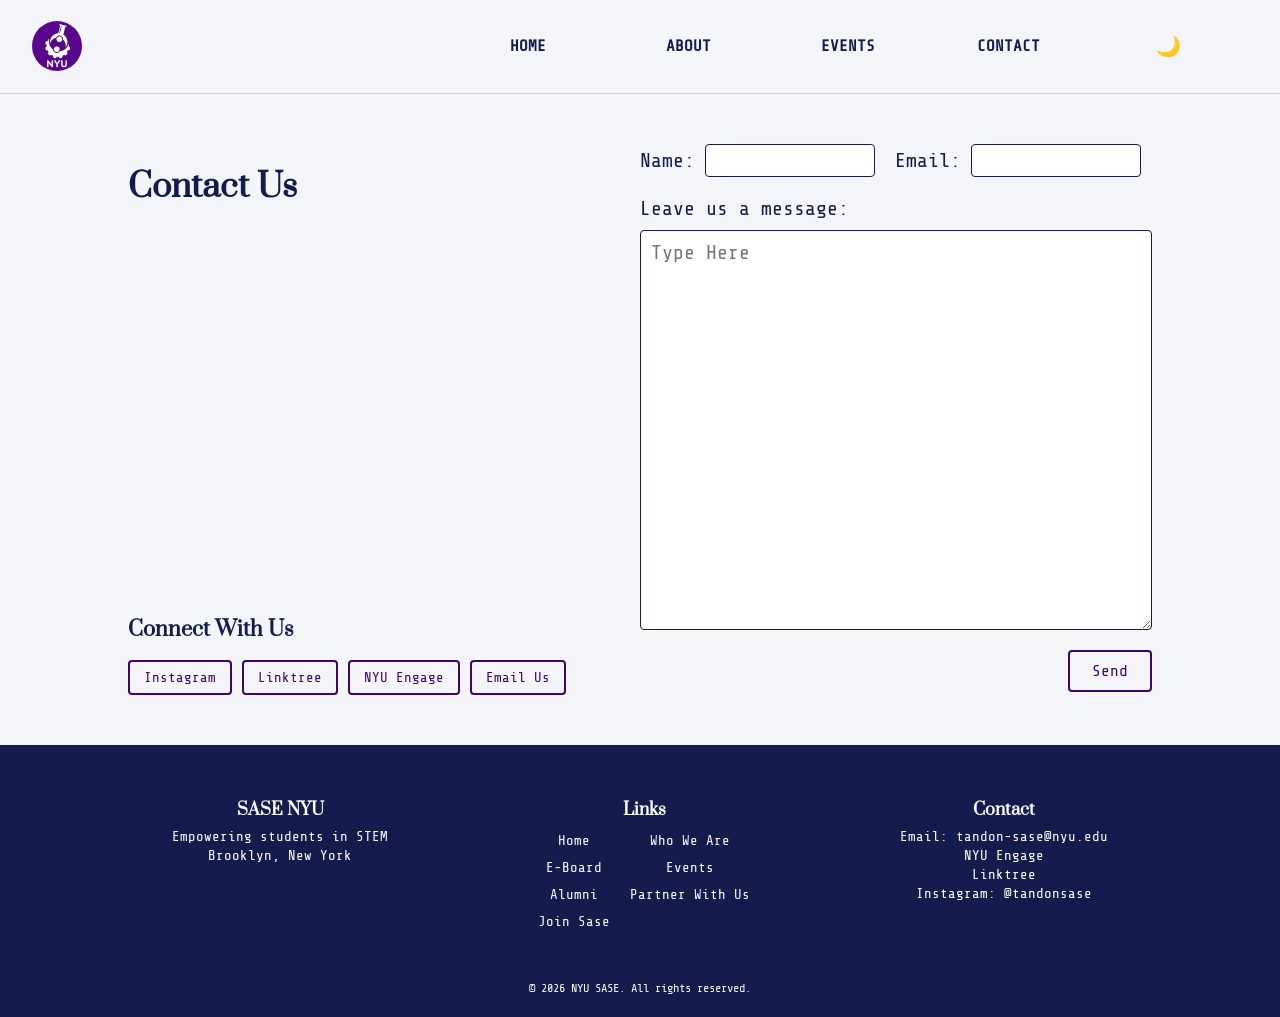
<file: partner.html>
<!doctype html>
<html lang="en" data-theme="light">
    <head>

<!-- Google tag (gtag.js) -->
<script async src="https://www.googletagmanager.com/gtag/js?id=G-CK6W8HSDP6"></script>
<script>
  window.dataLayer = window.dataLayer || [];
  function gtag(){dataLayer.push(arguments);}
  gtag('js', new Date());

  gtag('config', 'G-CK6W8HSDP6');
</script>
        
        <meta charset="utf-8" />
        <meta name="viewport" content="width=device-width, initial-scale=1" />
        <title>Partner With Us</title>
        <link rel="icon" type="image/x-icon" href="./img/SASE_Logo.webp">
        <link rel="stylesheet" type="text/css" href="./css/navbar.css" />
        <link rel="stylesheet" type="text/css" href="./css/partner.css" />
        <link rel="stylesheet" type="text/css" href="./css/footer.css" />
        <link href="https://fonts.googleapis.com/css2?family=Material+Symbols+Outlined" rel="stylesheet" />
    </head>




    <body>
<!-- JAVASCRIPT MOBILE MENU START -->
        <Script>
            document.addEventListener('DOMContentLoaded', function() {
                document.getElementById('mobile-menu').addEventListener('click', toggleShow)
            })

            function toggleShow() {
                var menu = document.getElementById('menu')
                menu.classList.toggle('show')
            }
        </Script>
<!-- JAVASCRIPT MOBILE MENU END -->




<!-- NAVIGATION BAR START -->
        <header>
            <!-- Logo -->
            <h1 class="brand">
                <a href="index.html">
                    <img src="img/SASE_Logo.webp" alt="SASE Logo">
                </a>
            </h1>

            <!-- Mobile hamburger menu -->
            <span class="mobile-menu" id="mobile-menu">&#8801;</span>

            <nav>
                <ul class="menu" id="menu">
                    <li class="nav-item"><a href="index.html">HOME</a></li>

                    <li class="nav-item-dropdown">
                        <a href="#">ABOUT</a>
                        <ul class="submenu">
                            <li><a href="who-we-are.html">WHO WE ARE</a></li>
                            <li><a href="eboard.html">E-BOARD</a></li>
                        </ul>
                    </li>

                    <li class="nav-item"><a href="events.html">EVENTS</a></li>

                    <li class="nav-item-dropdown">
                        <a href="#">CONTACT</a>
                        <ul class="submenu">
                            <li><a href="alumni.html">ALUMNI</a></li>
                            <li><a href="partner.html">PARTNER WITH US</a></li>
                            <li><a href="join.html">JOIN SASE</a></li>
                        </ul>
                    </li>

                    <!-- Dark Mode Button -->
                    <li class="nav-item theme-item">
                        <button id="themeToggle" class="theme-toggle">🌙</button>
                    </li>
                </ul>
            </nav>
        </header>
<!-- NAVIGATION BAR END -->




<!-- MAIN START -->
        <main>
            <div class="contact-container">

                <!-- Left Side Information + Map -->
                <div class="contact-left">
                    <h1>Contact Us</h1>

                    <div class="map-container">
                        <iframe
                            src="https://www.google.com/maps?q=6+MetroTech+Center+Brooklyn+NY+11201&output=embed"
                            style="border:0;"
                            allowfullscreen=""
                            loading="lazy">
                        </iframe>
                    </div>

                    <!-- Connect Buttons -->
                    <div class="connect-section">
                        <h2>Connect With Us</h2>

                        <div class="connect-buttons">
                            <a href="https://www.instagram.com/tandonsase" class="connect-btn" target="_blank" >Instagram</a>
                            <a href="https://linktr.ee/sasenyu" class="connect-btn" target="_blank" >Linktree</a>
                            <a href="https://engage.nyu.edu/organization/society-of-asian-scientists-and-engineers" class="connect-btn" target="_blank">NYU Engage</a>
                            <a href="mailto:tandon-sase@nyu.edu" class="connect-btn">Email Us</a>
                        </div>
                    </div>
                </div>

                <!-- RIGHT SIDE -->
                <div class="contact-right">
                    <form action="https://formspree.io/f/xjgaqldl" method="POST">

                        <div class="row">
                            <label>Name:</label>
                            <input name="name" type="text" required />

                            <label>Email:</label>
                            <input name="email" type="text" required />
                        </div>

                        <div class="message-area">
                            <label>Leave us a message:</label>
                            <textarea name="message" placeholder="Type Here" required></textarea>
                        </div>

                        <div class="button-bar">
                            <button type="submit">Send</button>
                        </div>

                        <input type="hidden" name="subject" value="New Submission From: Midterm Project" />

                    </form>
                </div>

            </div>
        </main>
<!-- MAIN END -->




<!-- FOOTER START -->
        <footer class="footer">
            <div class="footer-container">
                <!-- Column 1: About -->
                <div class="footer-column">
                    <h3>SASE NYU</h3>
                    <p>Empowering students in STEM</p>
                    <p>Brooklyn, New York</p>
                </div>

                <!-- Column 2: Quick Page Links -->
                <div class="footer-column">
                    <h3>Links</h3>
                    <ul class="footer-links">
                        <li><a href="index.html">Home</a></li>
                        <li><a href="who-we-are.html">Who We Are</a></li>
                        <li><a href="eboard.html">E-Board</a></li>
                        <li><a href="events.html">Events</a></li>
                        <li><a href="alumni.html">Alumni</a></li>
                        <li><a href="partner.html">Partner With Us</a></li>
                        <li><a href="join.html">Join Sase</a></li>
                    </ul>
                </div>

                <!-- Column 3: Contact Links-->
                <div class="footer-column">
                    <h3>Contact</h3>
                    <p>Email: <a href="mailto:tandon-sase@nyu.edu">tandon-sase@nyu.edu</a></p>
                    <p><a href="https://engage.nyu.edu/organization/society-of-asian-scientists-and-engineers" target="_blank">NYU Engage</a></p>
                    <p><a href="https://linktr.ee/sasenyu" target="_blank">Linktree</a></p>
                    <p>Instagram: <a href="https://www.instagram.com/tandonsase" target="_blank">@tandonsase</a></p>
                </div>

            </div>

            <!-- Bottom Bar -->
            <div class="footer-bottom">
                <p>© 2026 NYU SASE. All rights reserved.</p>
            </div>
        </footer>
<!-- FOOTER END -->




<!-- BACK TO TOP BUTTON START -->
        <!-- CSS -->
        <style>
            #myBtn {
                display: none;
                position: fixed;
                bottom: 30px;
                right: 30px;
                z-index: 99;

                padding: 10px;
                border: 2px solid var(--c-btn-border);
                border-radius: 4px;

                background-color: rgba(255, 255, 255, 0.85);
                color: var(--c-btn-border);

                font-family: 'Material Symbols Outlined';
                font-size: 28px;

                cursor: pointer;
                transition: all 0.2s ease;

                display: flex;
                align-items: center;
                justify-content: center;
            }

            #myBtn:hover {
                background-color: var(--c-bg-btn-hover);
                color: var(--c-btn-text);
            }
        </style>

        <!-- JAVASCRIPT -->
        <script>
            document.addEventListener("DOMContentLoaded", function () {

                let mybutton = document.getElementById("myBtn");

                window.onscroll = function () {
                    if (document.body.scrollTop > 20 || document.documentElement.scrollTop > 20) {
                        mybutton.style.display = "block";
                    } else {
                        mybutton.style.display = "none";
                    }
                };

                window.topFunction = function () {
                    window.scrollTo({
                        top: 0,
                        behavior: "smooth"
                    });
                };
            });
        </script>

        <!-- HTML -->
        <button onclick="topFunction()" id="myBtn" class="material-symbols-outlined">
            keyboard_arrow_up
        </button> 
<!-- BACK TO TOP BUTTON END -->

    


<!-- DARK MODE TOGGLE START -->
        <script src="./js/theme.js"></script>
<!-- DARK MODE TOGGLE END -->




    </body>
</html>
</file>
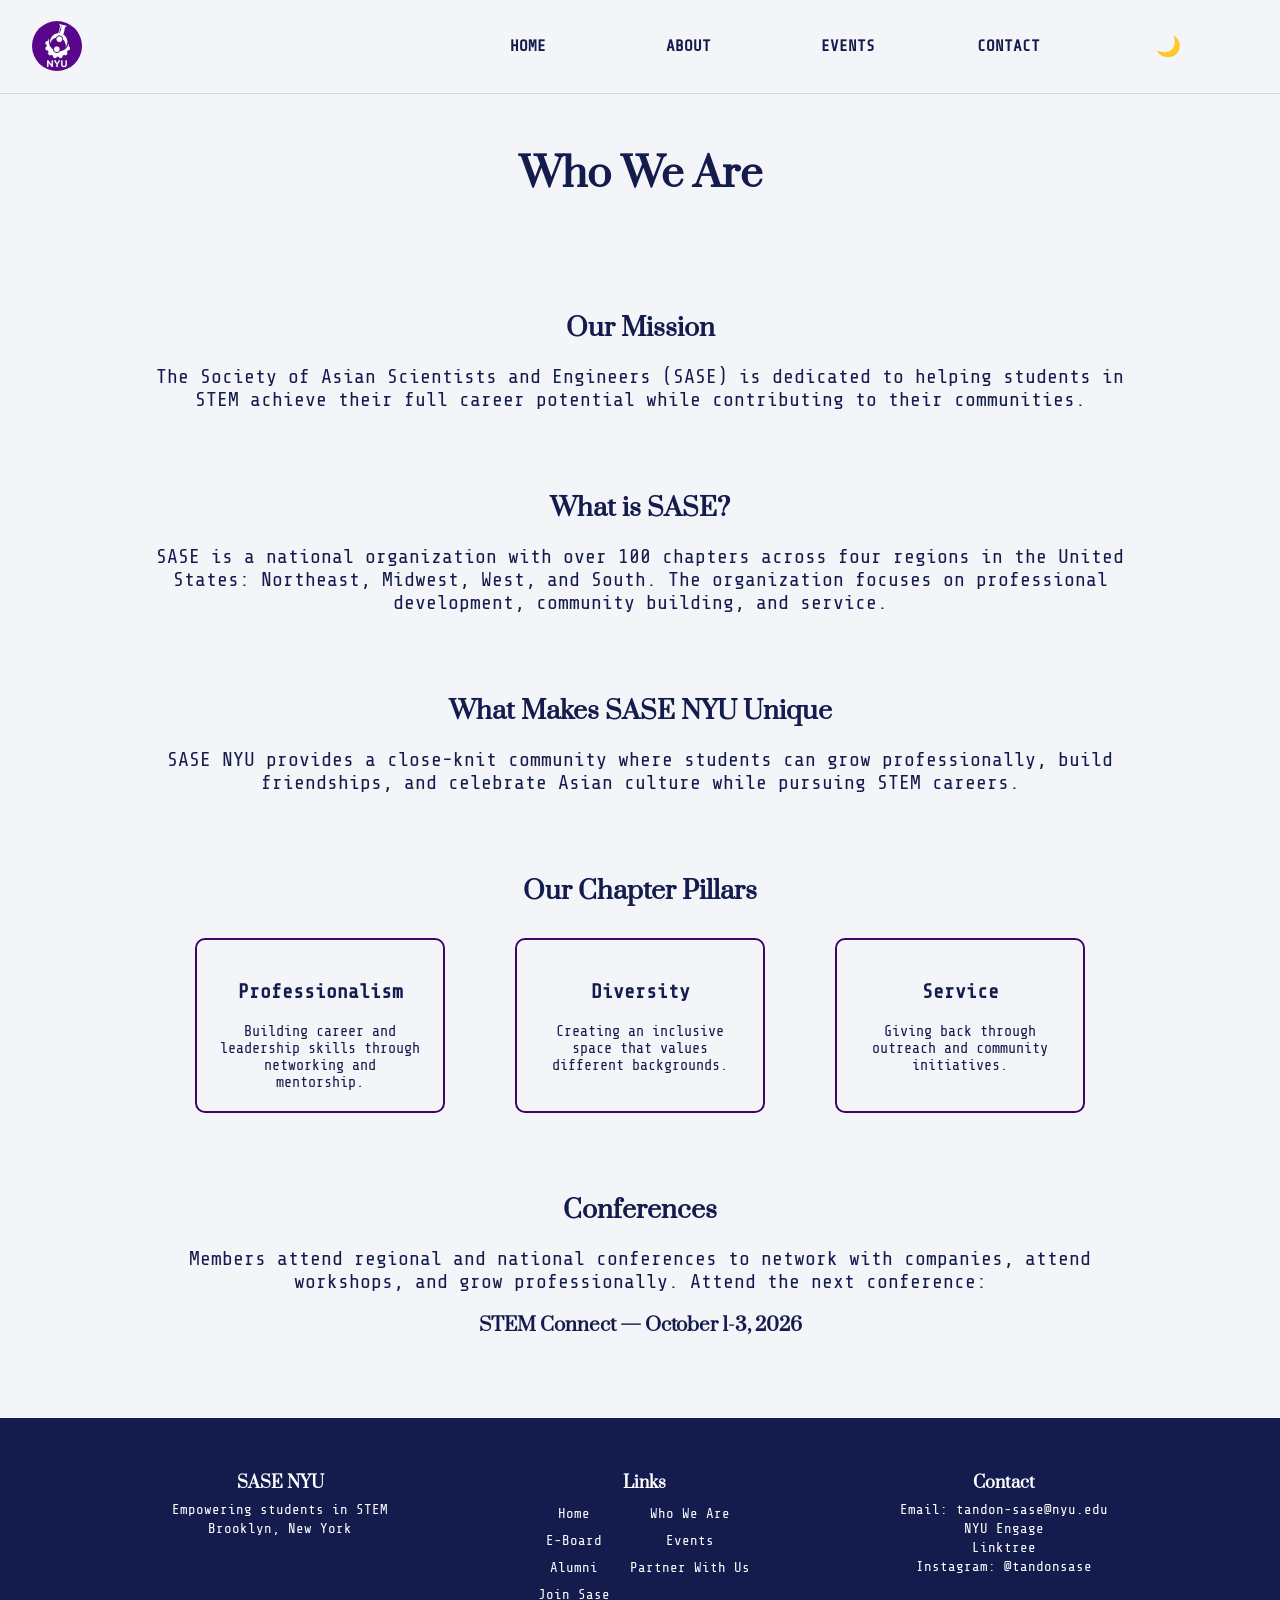
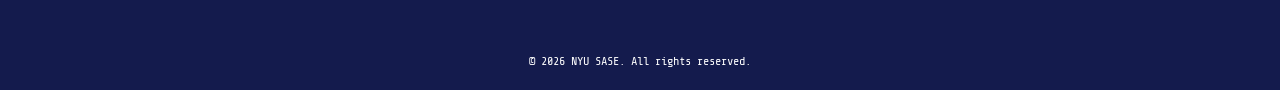
<file: who-we-are.html>
<!doctype html>
<html lang="en" data-theme="light">
    <head>
        
<!-- Google tag (gtag.js) -->
<script async src="https://www.googletagmanager.com/gtag/js?id=G-CK6W8HSDP6"></script>
<script>
  window.dataLayer = window.dataLayer || [];
  function gtag(){dataLayer.push(arguments);}
  gtag('js', new Date());

  gtag('config', 'G-CK6W8HSDP6');
</script>
        
        <meta charset="utf-8" />
        <meta name="viewport" content="width=device-width, initial-scale=1" />
        <title>Who We Are</title>
        <link rel="icon" type="image/x-icon" href="./img/SASE_Logo.webp">
        <link rel="stylesheet" type="text/css" href="./css/navbar.css" />
        <link rel="stylesheet" type="text/css" href="./css/who-we-are.css" />
        <link rel="stylesheet" type="text/css" href="./css/footer.css" />
        <link href="https://fonts.googleapis.com/css2?family=Material+Symbols+Outlined" rel="stylesheet" />
    </head>




    <body>
<!-- JAVASCRIPT MOBILE MENU START -->
        <Script>
            document.addEventListener('DOMContentLoaded', function() {
                document.getElementById('mobile-menu').addEventListener('click', toggleShow)
            })

            function toggleShow() {
                var menu = document.getElementById('menu')
                menu.classList.toggle('show')
            }
        </Script>
<!-- JAVASCRIPT MOBILE MENU END -->




<!-- NAVIGATION BAR START -->
        <header>
            <!-- Logo -->
            <h1 class="brand">
                <a href="index.html">
                    <img src="img/SASE_Logo.webp" alt="SASE Logo">
                </a>
            </h1>

            <!-- Mobile hamburger menu -->
            <span class="mobile-menu" id="mobile-menu">&#8801;</span>

            <nav>
                <ul class="menu" id="menu">
                    <li class="nav-item"><a href="index.html">HOME</a></li>

                    <li class="nav-item-dropdown">
                        <a href="#">ABOUT</a>
                        <ul class="submenu">
                            <li><a href="who-we-are.html">WHO WE ARE</a></li>
                            <li><a href="eboard.html">E-BOARD</a></li>
                        </ul>
                    </li>

                    <li class="nav-item"><a href="events.html">EVENTS</a></li>

                    <li class="nav-item-dropdown">
                        <a href="#">CONTACT</a>
                        <ul class="submenu">
                            <li><a href="alumni.html">ALUMNI</a></li>
                            <li><a href="partner.html">PARTNER WITH US</a></li>
                            <li><a href="join.html">JOIN SASE</a></li>
                        </ul>
                    </li>

                    <!-- Dark Mode Button -->
                    <li class="nav-item theme-item">
                        <button id="themeToggle" class="theme-toggle">🌙</button>
                    </li>
                </ul>
            </nav>
        </header>
<!-- NAVIGATION BAR END -->




<!-- MAIN START -->
        <main>
            <!-- Intro Statement -->
            <section class="intro">
                <h1>Who We Are</h1>
            </section>

            <section class="content-section">
                <h2>Our Mission</h2>
                <p>
                    The Society of Asian Scientists and Engineers (SASE) is dedicated to helping
                    students in STEM achieve their full career potential while contributing to
                    their communities.
                </p>
            </section>

            <section class="content-section">
                <h2>What is SASE?</h2>
                <p>
                    SASE is a national organization with over 100 chapters across four regions
                    in the United States: Northeast, Midwest, West, and South. The organization
                    focuses on professional development, community building, and service.
                </p>
            </section>

            <section class="content-section">
                <h2>What Makes SASE NYU Unique</h2>
                <p>
                    SASE NYU provides a close-knit community where students can grow professionally,
                    build friendships, and celebrate Asian culture while pursuing STEM careers.
                </p>
            </section>

            <section class="content-section">
                <h2>Our Chapter Pillars</h2>

                <!-- Pillars Section -->
                <div class="pillar-container">
                    <div class="pillar">
                        <h3>Professionalism</h3>
                        <p>Building career and leadership skills through networking and mentorship.</p>
                    </div>

                    <div class="pillar">
                        <h3>Diversity</h3>
                        <p>Creating an inclusive space that values different backgrounds.</p>
                    </div>

                    <div class="pillar">
                        <h3>Service</h3>
                        <p>Giving back through outreach and community initiatives.</p>
                    </div>
                </div>
            </section>

            <section class="content-section">
                <h2>Conferences</h2>
                <p>
                    Members attend regional and national conferences to network with companies,
                    attend workshops, and grow professionally. Attend the next conference:
                </p>
                <h3> STEM Connect — October 1-3, 2026</h3>
            </section>
        </main>
<!-- MAIN END -->




<!-- FOOTER START -->
        <footer class="footer">
            <div class="footer-container">
                <!-- Column 1: About -->
                <div class="footer-column">
                    <h3>SASE NYU</h3>
                    <p>Empowering students in STEM</p>
                    <p>Brooklyn, New York</p>
                </div>

                <!-- Column 2: Quick Page Links -->
                <div class="footer-column">
                    <h3>Links</h3>
                    <ul class="footer-links">
                        <li><a href="index.html">Home</a></li>
                        <li><a href="who-we-are.html">Who We Are</a></li>
                        <li><a href="eboard.html">E-Board</a></li>
                        <li><a href="events.html">Events</a></li>
                        <li><a href="alumni.html">Alumni</a></li>
                        <li><a href="partner.html">Partner With Us</a></li>
                        <li><a href="join.html">Join Sase</a></li>
                    </ul>
                </div>

                <!-- Column 3: Contact Links-->
                <div class="footer-column">
                    <h3>Contact</h3>
                    <p>Email: <a href="mailto:tandon-sase@nyu.edu">tandon-sase@nyu.edu</a></p>
                    <p><a href="https://engage.nyu.edu/organization/society-of-asian-scientists-and-engineers" target="_blank">NYU Engage</a></p>
                    <p><a href="https://linktr.ee/sasenyu" target="_blank">Linktree</a></p>
                    <p>Instagram: <a href="https://www.instagram.com/tandonsase" target="_blank">@tandonsase</a></p>
                </div>

            </div>

            <!-- Bottom Bar -->
            <div class="footer-bottom">
                <p>© 2026 NYU SASE. All rights reserved.</p>
            </div>
        </footer>
<!-- FOOTER END -->




<!-- BACK TO TOP BUTTON START -->
        <!-- CSS -->
        <style>
            #myBtn {
                display: none;
                position: fixed;
                bottom: 30px;
                right: 30px;
                z-index: 99;

                padding: 10px;
                border: 2px solid var(--c-btn-border);
                border-radius: 4px;

                background-color: rgba(255, 255, 255, 0.85);
                color: var(--c-btn-border);

                font-family: 'Material Symbols Outlined';
                font-size: 28px;

                cursor: pointer;
                transition: all 0.2s ease;

                display: flex;
                align-items: center;
                justify-content: center;
            }

            #myBtn:hover {
                background-color: var(--c-bg-btn-hover);
                color: var(--c-btn-text);
            }
        </style>

        <!-- JAVASCRIPT -->
        <script>
            document.addEventListener("DOMContentLoaded", function () {

                let mybutton = document.getElementById("myBtn");

                window.onscroll = function () {
                    if (document.body.scrollTop > 20 || document.documentElement.scrollTop > 20) {
                        mybutton.style.display = "block";
                    } else {
                        mybutton.style.display = "none";
                    }
                };

                window.topFunction = function () {
                    window.scrollTo({
                        top: 0,
                        behavior: "smooth"
                    });
                };
            });
        </script>

        <!-- HTML -->
        <button onclick="topFunction()" id="myBtn" class="material-symbols-outlined">
            keyboard_arrow_up
        </button> 
<!-- BACK TO TOP BUTTON END -->

    


<!-- DARK MODE TOGGLE START -->
        <script src="./js/theme.js"></script>
<!-- DARK MODE TOGGLE END -->




    </body>
</html>
</file>
<file: css/navbar.css>
@import url(vars.css);

/* GLOBAL STYLES */
* {
  box-sizing: border-box;
  /* outline: 1px solid red;   */
}

body {
  background: var(--c-bg);
  color: var(--c-text);
  font-family: var(--ff-body);
  transition: background var(--transition), color var(--transition);
}

h1, h2, h3 {
  font-family: var(--ff-heading);
}

/* NAVBAR */
nav {
  background: var(--c-nav-bg);
  color: var(--c-nav-text);
  transition: var(--transition);
}

nav a:hover {
  color: var(--c-nav-hover);
}

/* BUTTONS */
button {
  border: 2px solid var(--c-btn-border);
  background: transparent;
  color: var(--c-text);
  padding: 10px 16px;
  cursor: pointer;
  transition: var(--transition);
}

button:hover {
  background: var(--c-bg-btn-hover);
  color: var(--c-btn-text);
}

/* FOOTER */
footer {
  background: var(--c-footer-bg);
  color: var(--c-footer-text);
  transition: var(--transition);
}

footer a {
  color: var(--c-footer-link);
}

/* =========================
   GLOBAL STYLES
========================= */

* {
  box-sizing: border-box;
}

body {
  margin: 0;
  font-family: Helvetica, Arial, sans-serif;
  background-color: var(--c-bg);
  color: var(--c-text);
}

img {
  width: 100%;
  height: auto;
}

/* =========================
   NAVIGATION BAR STYLING
========================= */

.mobile-menu {
    display: none;
}

header {
    display: flex;
    justify-content: space-between;
    align-items: center;

    background-color: var(--c-nav-bg);
    padding: 0 2rem;
    position: sticky;
    top: 0;
    z-index: 1000;

    border-bottom: 1px solid var(--c-nav-border);
}

.brand img {
    display: block;
    width: 50px;
    height: 50px;
    border-radius: 50%;
    transition: transform 0.2s ease;
}

.brand img:hover {
    opacity: 0.85;
    transform: scale(1.05);
}

header a {
    color: var(--c-nav-text);
    text-decoration: none;
    font-weight: bold;
}

.menu {
    display: flex;
    list-style-type: none;
    padding: 0;
    margin: 0;
    align-items: center;
}

.nav-item, 
.nav-item-dropdown {
    width: 10rem;
    text-align: center;
    position: relative;
}

.menu li a {
    display: block;
    padding: 1rem;

    color: var(--c-nav-text);

    transition: background-color 0.2s ease, color 0.2s ease;
    font-family: var(--ff-body);
}

.menu li a:hover {
    color: var(--c-btn-text);
    background-color: var(--c-primary);
}

/* Dropdown menu */
.submenu {
    display: none;
    position: absolute;
    top: 100%;
    left: 0;

    background-color: var(--c-nav-bg);
    border: 1px solid var(--c-nav-border);

    list-style-type: none;
    width: 100%;
    padding: 0;
    margin: 0;
}

.nav-item-dropdown:hover .submenu {
    display: block;
}

.submenu li a {
    padding: 0.75rem 1rem;
    color: var(--c-nav-text);
}

.submenu li a:hover {
    background-color: var(--c-primary);
    color: var(--c-btn-text);
}

/* Dark Mode Button */
.theme-toggle {
    margin-left: auto;
    background: none;
    border: none;
    outline: none;

    font-size: 20px;
    cursor: pointer;

    color: var(--c-nav-text);
    padding: 1rem;

    transition: opacity 0.2s ease, transform 0.2s ease;
}

.theme-toggle:hover {
    opacity: 0.7;
    transform: scale(1.1);
}

/* =========================
   MOBILE MEDIA QUERIES
========================= */

@media screen and (max-width: 768px){
  header {
    flex-direction: column;
    align-items: stretch;
    width: 100%;
    padding: 0 15px;
    position: relative;
  }

  .brand {
    margin: 10px 0;
    text-align: center;
  }

  .mobile-menu {
    display: block;
    font-size: 2rem;
    position: absolute;
    top: 15px;
    right: 20px;
    cursor: pointer;
    z-index: 1000;
  }

  nav {
    width: 100%;
  }

  .menu {
    display: none;
    flex-direction: column;
    width: 100%;
    margin: 0;
    padding: 0;
    background-color: var(--c-nav-bg);
  }

  .show {
    display: block;
  }

  .menu li {
    width: 100%;
  }

  .menu li a {
    width: 100%;
    padding: 16px;
    border-bottom: 1px solid var(--c-nav-border);
    text-align: left;
    font-size: 18px;
  }

  .submenu {
    position: static;
    width: 100%;
    background-color: var(--c-nav-bg);
  }

  .submenu li a {
    padding-left: 30px;
    font-size: 16px;
  }

  .theme-item {
      display: none;
  }

  .menu.show .theme-item {
      display: block;
      width: 100%;
  }

  .menu.show .theme-toggle {
      width: 100%;
      text-align: left;
      padding: 16px;
      font-size: 18px;
      background: none;
      border: none;
      color: inherit;
      border-bottom: 1px solid var(--c-nav-border);
  }
}
</file>
<file: css/home.css>
@import url(vars.css);

/* GLOBAL */
* {
  box-sizing: border-box;
  /* outline: 1px solid red; */
}

body {
  margin: 0;
  font-family: Helvetica, Arial, sans-serif;
}

img {
  width: 100%;
  height: auto;
}


/* SASE Intro */
.intro {
  text-align: center;
  padding: 10px;
  font-family: var(--ff-heading);
}

.intro h1 {
  font-size: 40px;
  color: var(--c-text);
}

.intro p {
  font-size: 20px;
  font-family: var(--ff-body);
}

/* Slideshow */
.slideshow-container {
  max-width: 1400px;
  position: relative;
  margin: 10px auto;
}

.slide {
  display: none;
}

.slide img {
  width: 100%;
  height: 600px;
  object-fit: cover;
}

.prev, .next {
  cursor: pointer;
  position: absolute;
  top: 50%;
  margin-top: -22px;
  padding: 16px;
  color: var(--c-white);
  font-weight: bold;
  font-size: 18px;
  transition: 0.6s ease;
  user-select: none;
  background-color: rgba(0,0,0,0.3);
}

.next {
  right: 0;
}

.prev:hover, .next:hover {
  background-color: rgba(0,0,0,0.8);
}

.caption-text {
  color: var(--c-white);
  font-size: 15px;
  padding: 10px;
  position: absolute; 
  bottom: 0;
  width: 100%;
  text-align: center;
  background: rgba(0,0,0,0.5);
  font-family: var(--ff-body);
}

.slide-num {
  color: var(--c-white);
  font-size: 20px;
  padding: 8px;
  position: absolute;
  top: 0;
  left: 0;
  font-family: var(--ff-body);
}

.dots-container {
  text-align: center;
  margin-top: 10px;
}

.dot {
  cursor: pointer;
  height: 15px;
  width: 15px;
  margin: 0 4px;
  background-color: var(--c-text);
  border-radius: 50%;
  display: inline-block;
  transition: background-color 0.6s ease;
  opacity: 0.5;
}

.active, .dot:hover {
  background-color: var(--c-text);
  opacity: 1;
}

.fade {
  animation-name: fade;
  animation-duration: 1.5s;
}

@keyframes fade {
  from {opacity: .4}
  to {opacity: 1}
}

/* What is SASE and Events Sections */
.section {
  text-align: center;
  margin: 80px auto;
  max-width: 800px;
}

.section h2 {
  font-family: var(--ff-heading);
  font-size: 30px;
}

.section p {
  font-family: var(--ff-body);
  font-size: 20px;
}

/* Buttons */
.button{
  display: inline-block;
  margin-top: 20px;
  padding: 10px 22px;
  border: 2px solid var(--c-btn-border);
  border-radius: 4px;
  text-decoration: none;
  color: var(--c-btn-border);
  font-family: var(--ff-body);
}

.button:hover {
  background-color: var(--c-bg-btn-hover);
  color: var(--c-btn-text);
}

/* Pillars */
.pillars {
  text-align: center;
  margin: 80px 0;
}

.pillars h2 {
  font-family: var(--ff-heading);
  font-size: 30px;
}

.pillar-container {
  display: flex;
  flex-direction: row;
  justify-content: space-between;
  margin-top: 30px;
}

.pillar {
  width: 30%;
}

.pillar span {
  font-size: 70px;
}

.pillars h3 {
  font-family: var(--ff-body);
  font-size: 20px;
}




/* MEDIA QUERIES START */
@media screen and (max-width: 768px){
  /* Slideshow resize */
  .slide img {
    height: 250px;
  }

  .pillar-container {
    flex-direction: column;
    align-items: center;
  }

  .pillar {
    width: 90%;
    margin-bottom: 25px;
  }

  .section {
    margin: 50px 20px;
  }
}
/* MEDIA QUERIES END */
</file>
<file: css/footer.css>
@import url(vars.css);

/* GLOBAL */
* {
  box-sizing: border-box;
  /* outline: 1px solid red; */
}

body {
  margin: 0;
  font-family: Helvetica, Arial, sans-serif;
}

img {
  width: 100%;
  height: auto;
}

.footer {
  background-color: var(--c-secondary);
  color: var(--c-footer-text);
  padding-top: 25px;
  font-size: 14px;
  border-top: 3px solid var(--c-navy);
  font-family: var(--ff-body);
}

.footer-container {
  display: flex;
  flex-direction: row;
  justify-content: center;
  gap: 150px;
  max-width: 1000px;
  margin: auto;
  padding: 10px 20px;
  color: var(--c-footer-text);
}

.footer-column {
  min-width: 180px;
  text-align: center;
}

.footer-column h3 {
  margin-bottom: 8px;
}

.footer-column p {
  margin: 4px 0;
  color: var(--c-footer-text);
}

.footer-column ul {
  list-style: none;
  padding: 0;
  margin: 0;
}

.footer-column ul li {
  margin: 4px 0;
}

.footer-column a {
  color: var(--c-footer-text);
  text-decoration: none;
}

.footer-column a:hover {
  color: var(--c-footer-link);
}

/* Bottom bar */
.footer-bottom {
  text-align: center;
  margin-top: 15px;
  padding: 10px;
  border-top: 1px solid var(--c-navy);
  font-size: 12px;
}

.footer-links {
  display: grid;
  grid-template-columns: repeat(2, auto);
  gap: 4px 20px;
  list-style-type: none;
  padding: 0;
  margin: 0;
  text-align: center;
}




/* MEDIA QUERIES START */
@media screen and (max-width: 768px){
  .footer-container {
    flex-direction: column;
    gap: 30px;
    text-align: center;
  }

  .footer-column {
    min-width: 100%;
  }

  .footer-links {
    grid-template-columns: 1fr;
    gap: 6px;
  }

  .footer {
    font-size: 13px;
    padding-top: 20px;
  }

  .footer-bottom {
    font-size: 11px;
  }
}
/* MEDIA QUERIES END */
</file>
<file: css/alumni.css>
@import url(vars.css);

/* GLOBAL */
* {
  box-sizing: border-box;
  /* outline: 1px solid red; */
}

body {
  margin: 0;
  font-family: Helvetica, Arial, sans-serif;
}

img {
  width: 100%;
  height: auto;
}




.page-title {
  text-align: center;
  font-size: 40px;
  margin-top: 40px;
  margin-bottom: 20px;
  font-family: var(--ff-heading);
  color: var(--c-text);
}

/* Alumni Section */
.alumni-container {
  width: 85%;
  margin: auto;
}

.alumni-row {
  display: flex;
  flex-direction: row;
  align-items: center;
  justify-content: space-between;
  gap: 60px;
  margin: 100px 0;
  padding-bottom: 60px;
  border-bottom: 1px solid var(--c-secondary);
}

.alumni-row.reverse {
  flex-direction: row-reverse;
}

.alumni-text {
  flex: 1;
  font-family: var(--ff-body);
}

.alumni-text h2 {
  font-size: 30px;
  margin-bottom: 8px;
  color: var(--c-text);
  font-family: var(--ff-heading);
}

.alumni-role {
  font-weight: bold;
  color: var(--c-primary);
  font-family: var(--ff-body);
  font-size: 20px;
}

.alumni-work {
  color: var(--c-secondary);
  margin-bottom: 15px;
  font-family: var(--ff-body);
  font-size: 20px;
}

.alumni-message {
  line-height: 1.6;
  font-size: 15px;
  max-width: 520px;
  color: var(--c-text);
  font-family: var(--ff-body);
}

.alumni-image {
  flex: 1;
  text-align: center;
}

.alumni-image img {
  width: 260px;
  height: 260px;
  object-fit: cover;
  border-radius: 50%;
}




/* MEDIA QUERIES START */
@media screen and (max-width: 768px){

  .page-title {
    font-size: 28px;
    margin-top: 30px;
  }

  .alumni-container {
    width: 95%;
  }

  .alumni-row {
    flex-direction: column;
    text-align: center;
    gap: 30px;
    margin: 60px 0;
    padding-bottom: 40px;
  }

  .alumni-row.reverse {
    flex-direction: column;
  }

  .alumni-text h2 {
    font-size: 24px;
  }

  .alumni-role {
    font-size: 18px;
  }

  .alumni-work {
    font-size: 18px;
  }

  .alumni-message {
    font-size: 14px;
    max-width: 100%;
  }

  .alumni-image img {
    width: 180px;
    height: 180px;
  }
}
/* MEDIA QUERIES END */




/* LINKED IN BUTTON START */
.linkedin-button {
  display: inline-block;
  margin-top: 18px;
  padding: 10px 18px;
  border: 1px solid var(--c-btn-border);
  border-radius: 999px;
  text-decoration: none;
  color: var(--c-text);
  background-color: transparent;
  transition: 0.3s ease;
  font-family: var(--ff-body);
}

.linkedin-button:hover {
  background-color: var(--c-bg-btn-hover);
}
/* LINKED IN BUTTON END */
</file>
<file: css/eboard.css>
@import url(vars.css);

/* GLOBAL */
* {
  box-sizing: border-box;
  /* outline: 1px solid red; */
}

body {
  margin: 0;
  font-family: Helvetica, Arial, sans-serif;
}

img {
  width: 100%;
  height: auto;
}




.eboard-heading {
  text-align: center;
  font-size: 40px;
  margin-top: 40px;
  margin-bottom: 60px;
  font-family: var(--ff-heading);
  color: var(--c-text);
}

.eboard-container {
  width: 80%;
  margin: auto;
  text-align: center;
}

.row {
  display: grid;
  gap: 60px; 
  margin-bottom: 70px;
  justify-content: center;
}

.row[data-cols="1"] { grid-template-columns: repeat(1, 250px); }
.row[data-cols="2"] { grid-template-columns: repeat(2, 250px); }
.row[data-cols="3"] { grid-template-columns: repeat(3, 250px); }

.member {
  display: flex;
  flex-direction: column;
  align-items: center;
  text-align: center;
}

.member img {
  width: 250px;
  height: 250px;
  object-fit: cover;
  border-radius: 50%;
  margin: 10px 0;
  border: 2px solid var(--c-btn-border);
}

.role {
  font-size: 18px;
  font-weight: 600;
  font-family: var(--ff-body);
  color: var(--c-text);
  margin-top: 8px;
}

.name {
  font-size: 20px;
  font-weight: 500;
  font-family: var(--ff-body);
  color: var(--c-text);
  margin-top: 4px;
}

.info {
  font-size: 16px;
  font-family: var(--ff-body);
  color: var(--c-secondary);
  margin-top: 2px;
}




/* MEDIA QUERIES START */
@media (max-width: 768px) {
  .row[data-cols="1"],
  .row[data-cols="2"],
  .row[data-cols="3"] {
    grid-template-columns: 1fr;
  }

  .row {
    gap: 40px;
  }
}
/* MEDIA QUERIES END */
</file>
<file: css/join.css>
@import url(vars.css);

/* GLOBAL */
* {
  box-sizing: border-box;
  /* outline: 1px solid red; */
}

body {
  margin: 0;
  font-family: Helvetica, Arial, sans-serif;
}

img {
  width: 100%;
  height: auto;
}




.apply-container {
    display: flex;
    flex-direction: row;
    gap: 60px;
    padding: 50px 60px;
    align-items: flex-start;
}

.left-side {
    flex: 2;
    max-width: 650px;
}

.right-side {
    flex: 1;
    min-width: 350px;
    display: flex;
    flex-direction: column;
    align-items: center;
    font-family: var(--ff-heading);
    text-align: center;
}

.left-side h1 {
    margin-bottom: 20px;
    font-family: var(--ff-heading);
}

.left-side p {
    margin-bottom: 18px;
    line-height: 1.6;
    font-family: var(--ff-body);
}

.left-side h2 {
    margin-bottom: 18px;
    line-height: 1.6;
    font-family: var(--ff-heading);
}

.deadline {
    margin-top: 25px;
    margin-bottom: 25px;
    font-size: 18px;
    color: var(--c-primary);
    font-family: var(--ff-body);
}

.benefits-list {
    margin-top: 10px;
    margin-bottom: 30px;
    padding-left: 20px;
    font-family: var(--ff-body);
}

.benefits-list li {
    margin-bottom: 10px;
}

/* Apply button */
.apply-button {
    display: inline-block;
    margin-top: 15px;
    padding: 10px 22px;
    border: 2px solid var(--c-btn-border);
    border-radius: 4px;
    text-decoration: none;
    color: var(--c-btn-border);
    font-family: var(--ff-body);
}

.apply-button:hover {
    background-color: var(--c-bg-btn-hover);
    color: var(--c-btn-text);
}

.closed-message {
    padding: 18px 20px;
    margin-bottom: 25px;
    border-left: 4px solid var(--c-primary);
    background: rgba(0, 0, 0, 0.04);
}

.closed-message h2 {
    margin-top: 0;
    margin-bottom: 10px;
    font-family: var(--ff-heading);
}

.closed-message p {
    margin-bottom: 10px;
    font-family: var(--ff-body);
    line-height: 1.5;
}




/* INSTAGRAM POST DISABLED, KEPT FOR FUTURE USE */
/*
.instagram-post {
    margin-top: 20px;
    width: 100%;
    max-width: 420px;
}

.instagram-post iframe,
.instagram-post blockquote {
    width: 100%;
}
*/




/* MEDIA QUERIES START */
@media screen and (max-width: 768px){
    .apply-container {
        flex-direction: column;
        padding: 25px;
        gap: 30px;
    }

    .left-side {
        max-width: 100%;
    }

    .right-side {
        min-width: 100%;
        align-items: center;
        text-align: center;
    }

    .left-side h1 {
        font-size: 25px;
    }

    .left-side h2 {
        font-size: 25px;
    }

    .left-side p {
        font-size: 16px;
    }

    .deadline {
        font-size: 16px;
    }

    .benefits-list {
        padding-left: 15px;
        text-align: left;
    }

    /* Button */
    .apply-button {
        padding: 8px 18px;
        font-size: 14px;
    }

/* INSTAGRAM POST DISABLED, KEPT FOR FUTURE USE */
    /*
    .instagram-post {
        max-width: 100%;
    }
    */
}
/* MEDIA QUERIES END */
</file>
<file: css/partner.css>
@import url(vars.css);

/* GLOBAL */
* {
  box-sizing: border-box;
  /* outline: 1px solid red; */
}

body {
  margin: 0;
  font-family: Helvetica, Arial, sans-serif;
}

img {
  width: 100%;
  height: auto;
}




.contact-container {
  display: flex;
  flex-direction: row;
  justify-content: space-between;
  width: 80%;
  margin: 50px auto;
  gap: 50px;
}

.contact-left {
  width: 45%;
}

.contact-left h1 {
  margin-bottom: 40px;
  font-family: var(--ff-heading);
}

/* Map */
.map-container {
  display: flex;
  width: 100%;
  height: 350px;
  position: relative;
}

.map-container iframe {
  width: 100%;
  height: 350px;
}

.contact-right {
  width: 50%;
}

/* Contact Form */
.row {
  display: flex;
  flex-direction: row;
  align-items: center;
  margin-bottom: 20px;
}

.row label {
  font-size: 20px;
  margin-right: 10px;
  font-family: var(--ff-body);
}

.row input {
  padding: 8px;
  margin-right: 20px;
  border: 1px solid var(--c-text);
  border-radius: 4px;
  font-family: var(--ff-body);
}

.message-area {
  display: flex;
  flex-direction: column;
  margin-top: 20px;
  font-size: 20px;
  font-family: var(--ff-body);
}

.message-area textarea {
  height: 400px;
  padding: 10px;
  border-radius: 4px;
  border: 1px solid var(--c-text);
  margin-top: 10px;
  font-family: var(--ff-body);
  font-size: 20px;
}

/* Send Button */
.button-bar {
  display: flex;
  justify-content: flex-end;
  margin-top: 20px;
}

button {
  display: inline-block;
  padding: 10px 22px;
  border: 2px solid var(--c-btn-border);
  border-radius: 4px;
  background-color: transparent;
  color: var(--c-btn-border);
  font-size: 16px;
  font-family: var(--ff-body);
  cursor: pointer;
}

button:hover {
  background-color: var(--c-bg-btn-hover);
  color: var(--c-btn-text);
}

.connect-section h2{
  font-family: var(--ff-heading);
  font-size: 20px;
}

/* Connect buttons */
.connect-buttons {
  display: flex;
  flex-direction: row;
  flex-wrap: wrap;
  gap: 10px;
}

.connect-btn {
  display: inline-block;
  padding: 8px 14px;
  border: 2px solid var(--c-btn-border);
  border-radius: 4px;
  text-decoration: none;
  color: var(--c-btn-border);
  font-size: 14px;
  font-family: var(--ff-body);
}

.connect-btn:hover {
  background-color: var(--c-bg-btn-hover);
  color: var(--c-btn-text);
}




/* MEDIA QUERIES START */
@media screen and (max-width: 768px){
  .contact-container {
    flex-direction: column;
    width: 95%;
    margin: 30px auto;
    gap: 30px;
  }

  .contact-left,
  .contact-right {
    width: 100%;
  }

  .contact-left h1 {
    text-align: center;
    margin-bottom: 20px;
  }

  .map-container {
    height: 250px;
  }

  .map-container iframe {
    height: 250px;
  }

  .row {
    flex-direction: column;
    align-items: flex-start;
  }

  .row label {
    font-size: 16px;
    margin-bottom: 5px;
  }

  .row input {
    width: 100%;
    margin-right: 0;
    margin-bottom: 10px;
  }

  .message-area textarea {
    height: 250px;
    font-size: 16px;
  }

  .button-bar {
    justify-content: center;
  }

  button {
    width: 100%;
  }

  .connect-section {
    text-align: center;
  }

  .connect-buttons {
    justify-content: center;
  }

  #myBtn {
    width: auto;
  }
}
/* MEDIA QUERIES END */
</file>
<file: css/who-we-are.css>
@import url(vars.css);

/* GLOBAL */
* {
  box-sizing: border-box;
  /* outline: 1px solid red; */
}

body {
  margin: 0;
  font-family: Helvetica, Arial, sans-serif;
}

img {
  width: 100%;
  height: auto;
}




/* Intro Statement */
.intro {
  text-align: center;
  padding: 20px 20px;
  background-color: var(--c-card-bg);
}

.intro h1 {
  font-family: var(--ff-heading);
  color: var(--c-text);
  font-size: 40px;
  margin-bottom: 10px;
}

/* Content Sections */
.content-section {
  margin: 80px auto;
  max-width: 1000px;
  font-family: var(--ff-body);
  text-align: center;
}

.content-section h2 {
  margin-bottom: 20px;
  color: var(--c-text);
  font-family: var(--ff-heading);
  font-size: 25px;
}

.content-section p {
  margin: auto;
  max-width: 1000px;
  font-family: var(--ff-body);
  font-size: 20px;
}

.content-section li {
  list-style-type: none;
}

/* Pillars */
.pillar-container {
  display: flex;
  flex-direction: row;
  justify-content: center;
  gap: 70px;
  margin-top: 30px;
}

.pillar {
  width: 250px;
  background-color: var(--c-card-bg);
  padding: 20px;
  border-radius: 10px;
  border: 2px solid var(--c-btn-border);
  text-align: center;
  font-family: var(--ff-body);
  color: var(--c-text);
}

.pillar h3 {
  color: var(--c-text);
  font-family: var(--ff-body);
  font-size: 20px;
}

.pillar p {
  font-size: 15px;
  font-family: var(--ff-body);
}




/* MEDIA QUERIES START */
@media screen and (max-width: 768px){
  .intro {
    padding: 15px;
  }

  .intro h1 {
    font-size: 28px;
  }

  .content-section {
    margin: 40px 20px;
    max-width: 100%;
  }

  .content-section h2 {
    font-size: 22px;
  }

  .content-section p {
    max-width: 100%;
    font-size: 16px;
  }

  .pillar-container {
    flex-direction: column;
    align-items: center;
    gap: 25px;
  }

  .pillar {
    width: 90%;
    padding: 15px;
  }

  .pillar h3 {
    font-size: 18px;
  }

  .pillar p {
    font-size: 14px;
  }
}
/* MEDIA QUERIES END */
</file>
